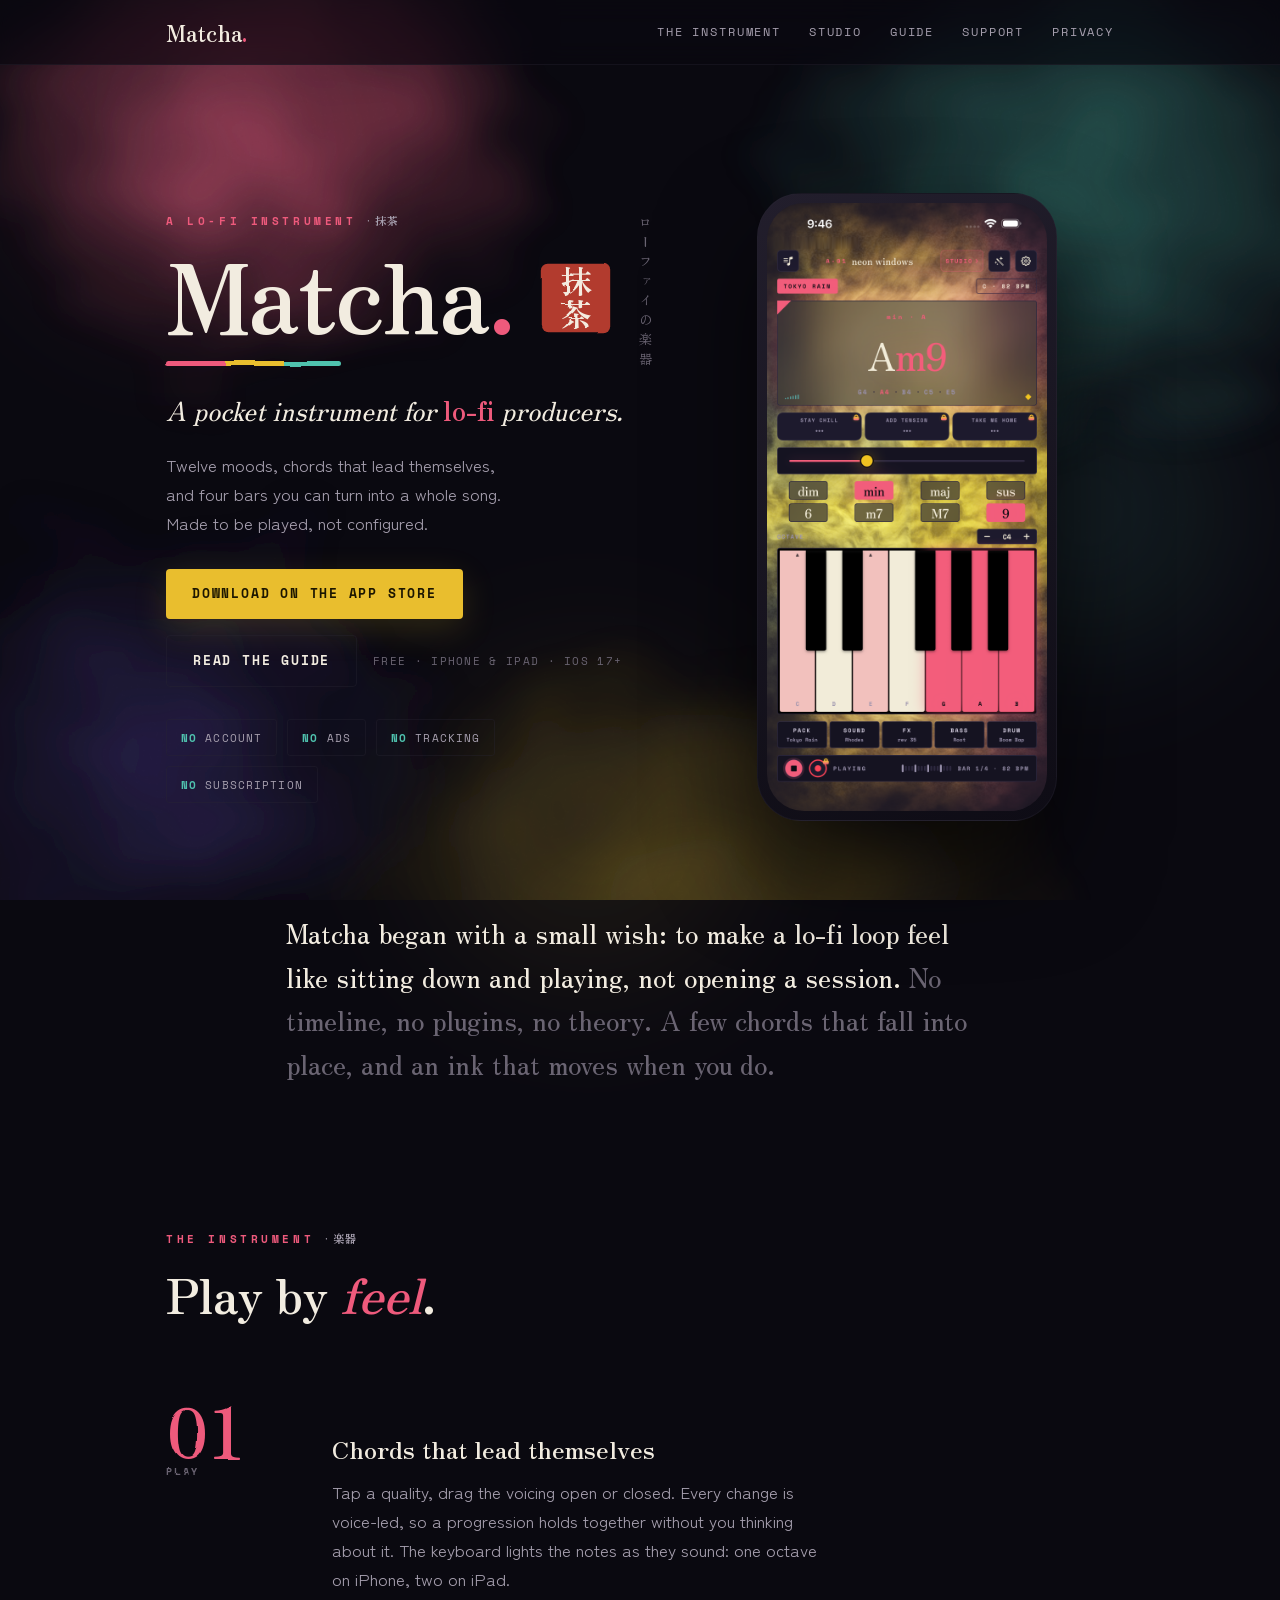
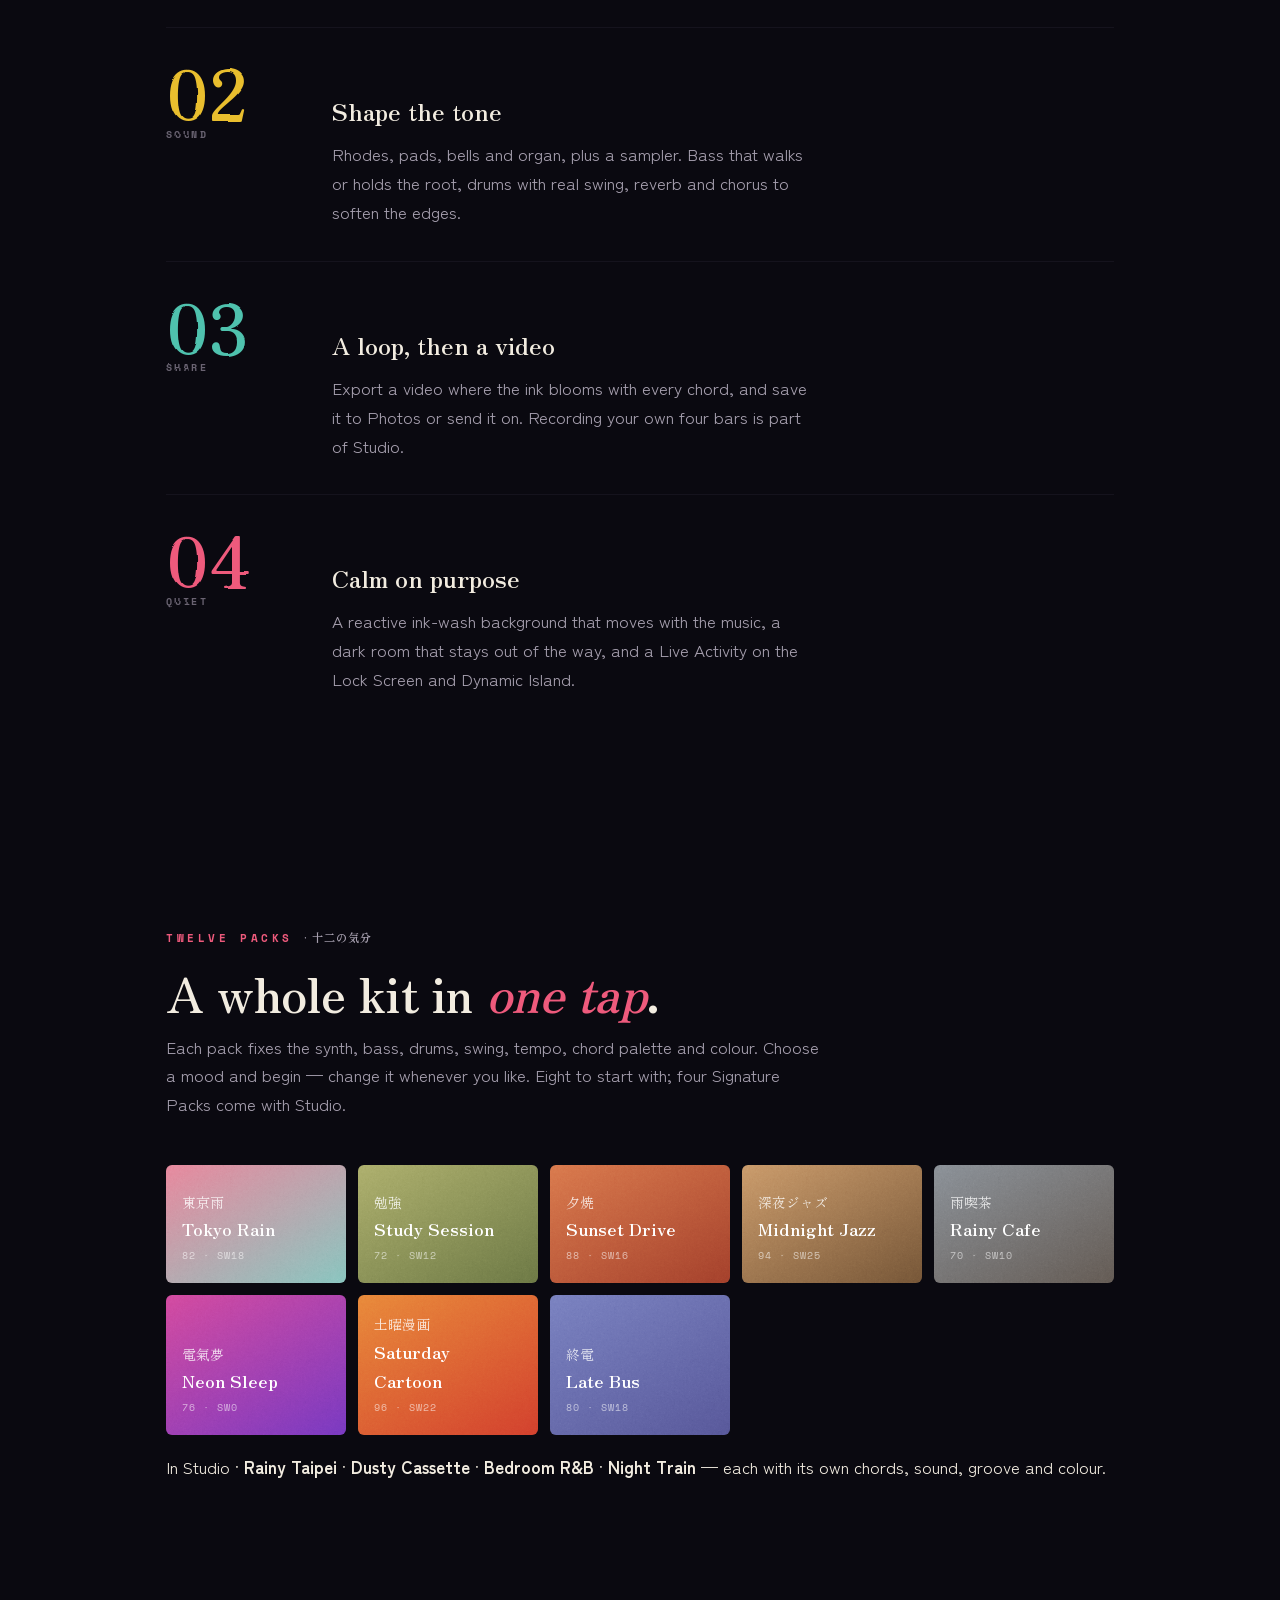
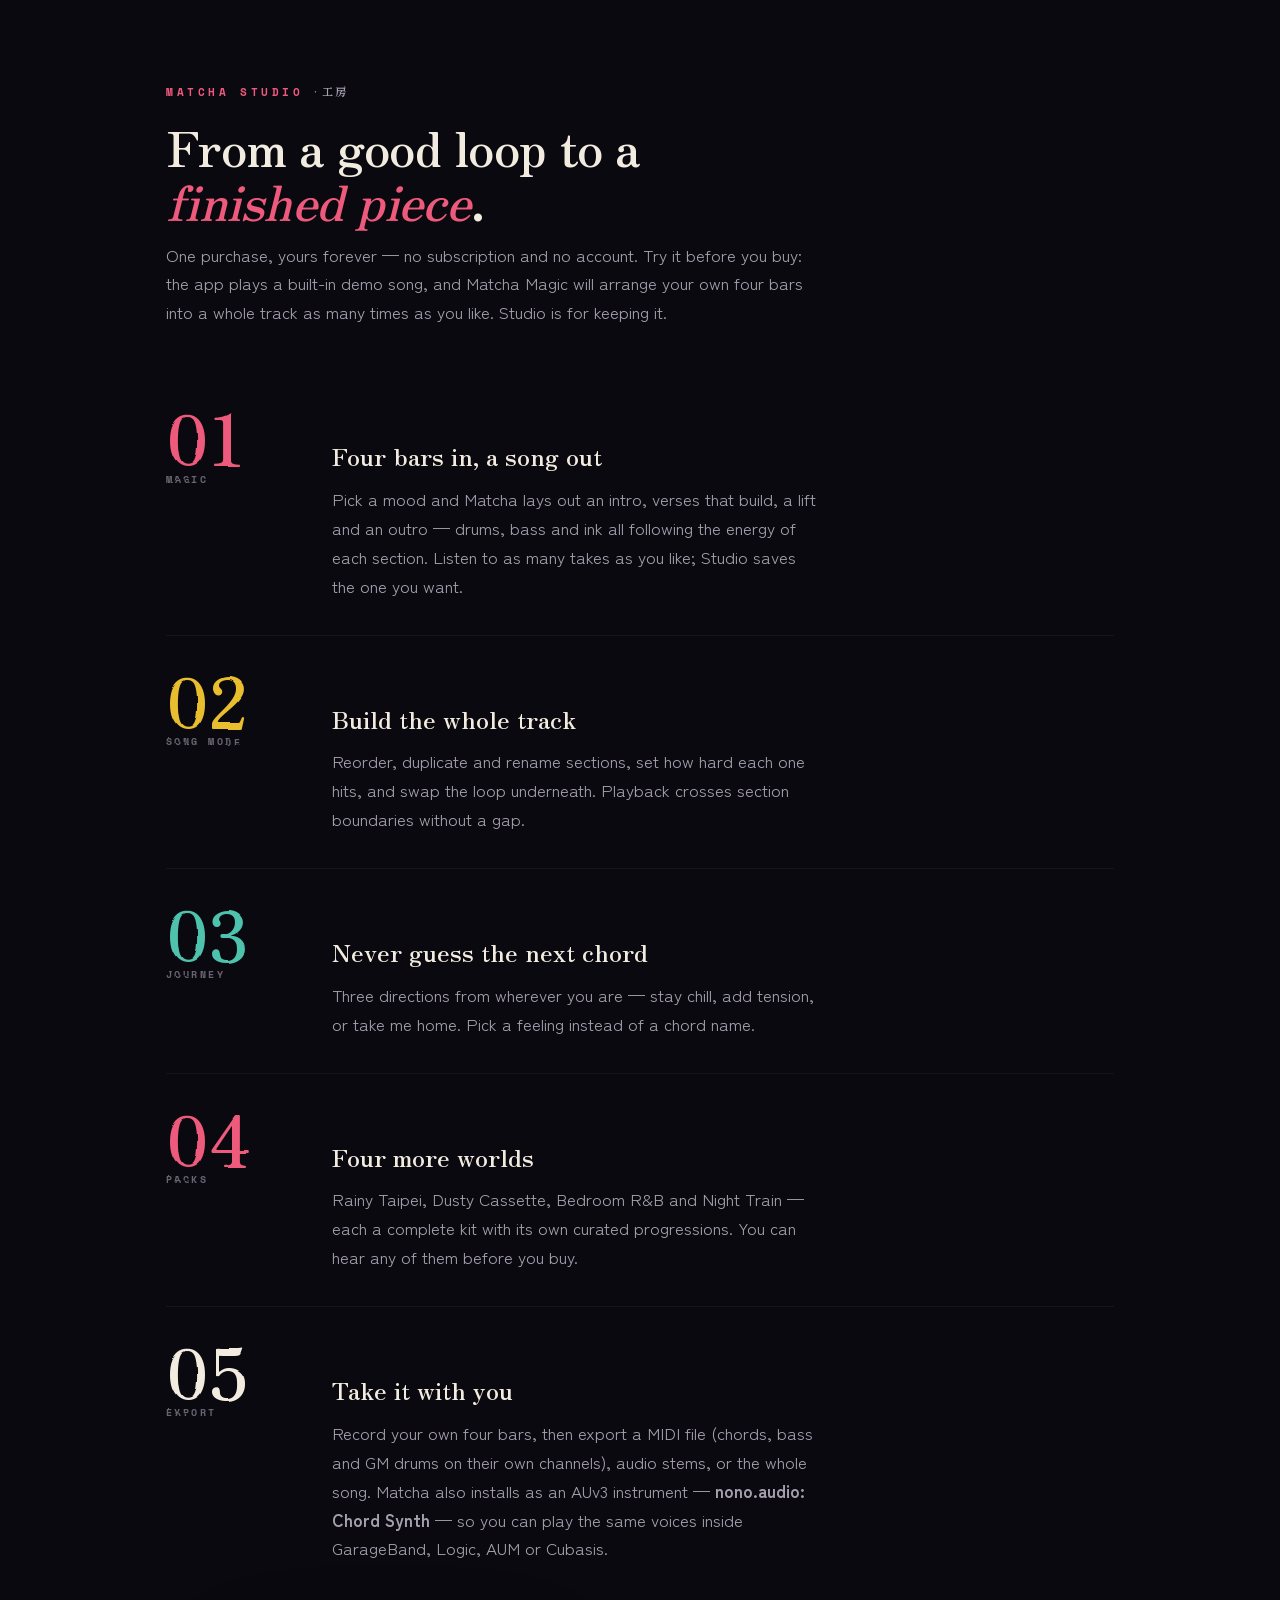
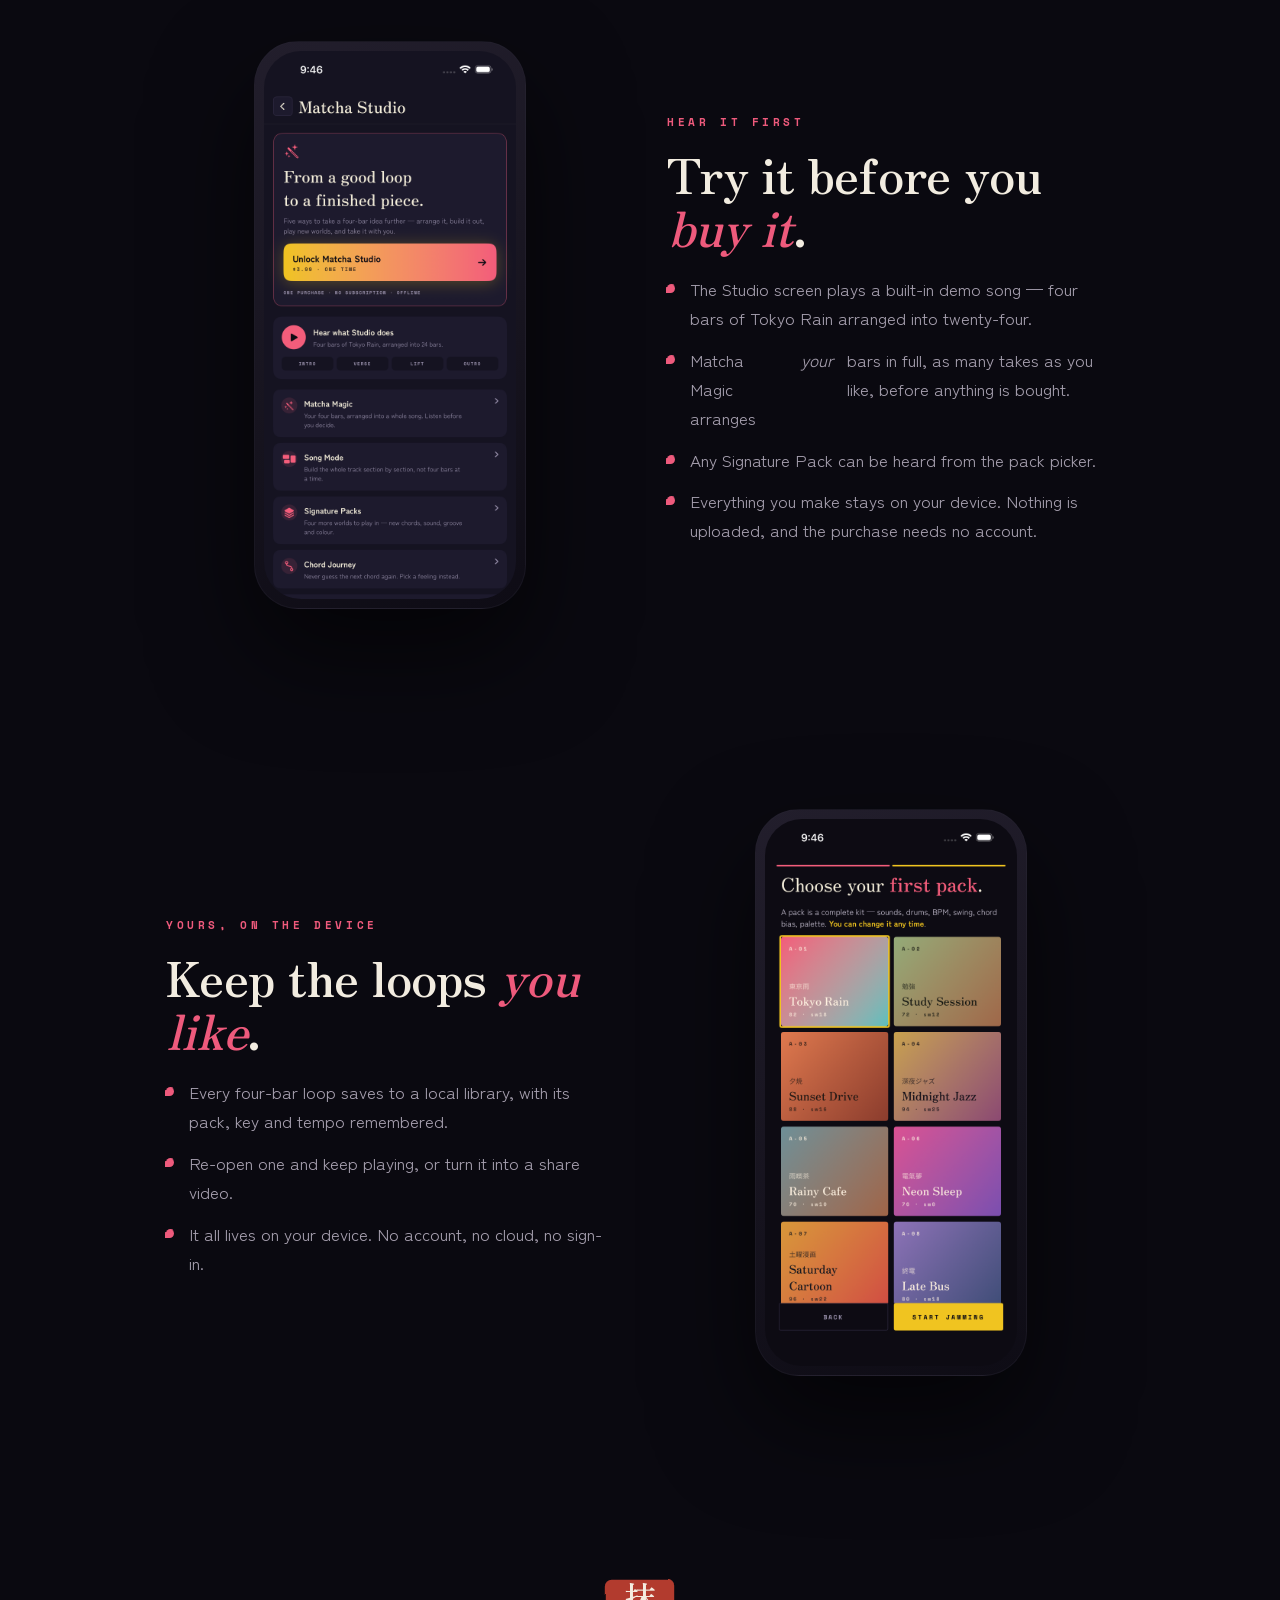
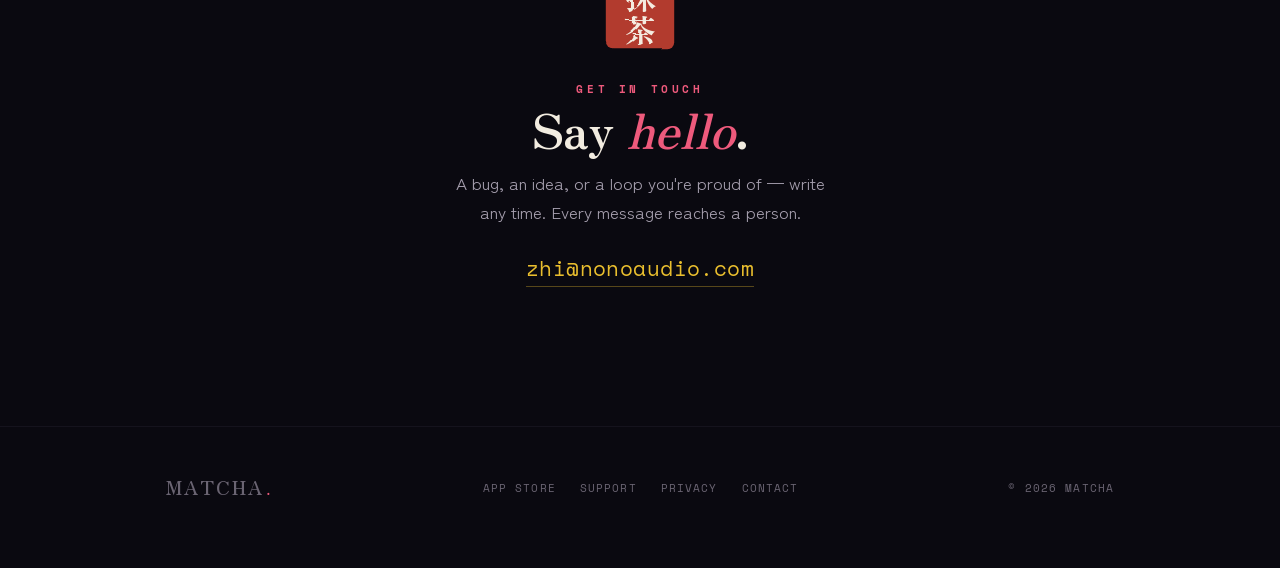
<file: index.html>
<!DOCTYPE html>
<html lang="en">
<head>
<meta charset="UTF-8">
<meta name="viewport" content="width=device-width, initial-scale=1">
<title>Matcha — a pocket instrument for lo-fi</title>
<meta name="description" content="Matcha is a pocket instrument for lo-fi. Tap chords that lead themselves, shape the sound, and turn four bars into a whole song — in a calm, ink-washed space. No music theory required.">
<meta name="theme-color" content="#0A0910">
<meta name="apple-itunes-app" content="app-id=6786523067">
<link rel="icon" href="assets/favicon.svg" type="image/svg+xml">
<link rel="apple-touch-icon" href="assets/icon-1024.png">
<meta property="og:type" content="website">
<meta property="og:title" content="Matcha — a pocket instrument for lo-fi">
<meta property="og:description" content="Tap a chord, drag the voicing, turn four bars into a whole song. Lo-fi that sounds good — no music theory required.">
<meta property="og:image" content="https://nono-today.github.io/matcha/assets/og.png">
<meta property="og:url" content="https://nono-today.github.io/matcha/">
<meta name="twitter:card" content="summary_large_image">
<link rel="preconnect" href="https://fonts.googleapis.com">
<link rel="preconnect" href="https://fonts.gstatic.com" crossorigin>
<link href="https://fonts.googleapis.com/css2?family=Space+Mono:ital,wght@0,400;0,700;1,400&family=Zen+Kaku+Gothic+New:wght@400;500;700&family=Zen+Old+Mincho:wght@400;600;700;900&display=swap" rel="stylesheet">
<link rel="stylesheet" href="style.css">
</head>
<body>

<!-- ink-wash canvas -->
<svg class="ink-bg" viewBox="0 0 1200 900" preserveAspectRatio="xMidYMid slice" aria-hidden="true">
  <defs>
    <filter id="ink" x="-40%" y="-40%" width="180%" height="180%">
      <feTurbulence type="fractalNoise" baseFrequency="0.009 0.013" numOctaves="3" seed="9" result="n"/>
      <feDisplacementMap in="SourceGraphic" in2="n" scale="150" xChannelSelector="R" yChannelSelector="G"/>
      <feGaussianBlur stdDeviation="14"/>
    </filter>
    <filter id="brush" x="-20%" y="-60%" width="140%" height="220%">
      <feTurbulence type="fractalNoise" baseFrequency="0.02 0.04" numOctaves="2" seed="4" result="n"/>
      <feDisplacementMap in="SourceGraphic" in2="n" scale="3.5" xChannelSelector="R" yChannelSelector="G"/>
    </filter>
    <radialGradient id="b-coral"><stop offset="0%" stop-color="#EE5A7C" stop-opacity=".55"/><stop offset="72%" stop-color="#EE5A7C" stop-opacity="0"/></radialGradient>
    <radialGradient id="b-teal"><stop offset="0%" stop-color="#4FC2AE" stop-opacity=".40"/><stop offset="72%" stop-color="#4FC2AE" stop-opacity="0"/></radialGradient>
    <radialGradient id="b-yellow"><stop offset="0%" stop-color="#E9BE2E" stop-opacity=".28"/><stop offset="72%" stop-color="#E9BE2E" stop-opacity="0"/></radialGradient>
    <radialGradient id="b-indigo"><stop offset="0%" stop-color="#3A2E6E" stop-opacity=".55"/><stop offset="72%" stop-color="#3A2E6E" stop-opacity="0"/></radialGradient>
  </defs>
  <g filter="url(#ink)">
    <ellipse cx="250" cy="150" rx="380" ry="320" fill="url(#b-coral)"/>
    <ellipse cx="1010" cy="205" rx="400" ry="340" fill="url(#b-teal)"/>
    <ellipse cx="660" cy="880" rx="470" ry="330" fill="url(#b-yellow)"/>
    <ellipse cx="150" cy="740" rx="340" ry="320" fill="url(#b-indigo)"/>
  </g>
</svg>
<div class="bloom b1"></div><div class="bloom b2"></div><div class="bloom b3"></div>
<div class="grain"></div>

<header class="nav">
  <div class="wrap">
    <a class="brand" href="index.html">Matcha<span class="dot">.</span></a>
    <nav>
      <a class="hide-sm" href="#features">The instrument</a>
      <a class="hide-sm" href="#studio">Studio</a>
      <a href="guide.html">Guide</a>
      <a href="support.html">Support</a>
      <a href="privacy.html">Privacy</a>
    </nav>
  </div>
</header>

<!-- HERO -->
<div class="hero">
  <div class="wrap">
    <div class="lede">
      <span class="vrail">ローファイの楽器</span>
      <span class="eyebrow">A lo-fi instrument <span class="jp">· 抹茶</span></span>
      <div class="titlewrap">
        <h1>Matcha<span class="dot">.</span></h1>
        <svg class="seal" viewBox="0 0 100 100" role="img" aria-label="Matcha seal">
          <rect x="5" y="5" width="90" height="90" rx="9"/>
          <text x="50" y="45" font-size="42" text-anchor="middle">抹</text>
          <text x="50" y="88" font-size="42" text-anchor="middle">茶</text>
        </svg>
      </div>
      <div class="rule"></div>
      <p class="tagline">A pocket instrument for <b>lo-fi</b> producers.</p>
      <p class="sub">Twelve moods, chords that lead themselves, and four bars you can turn into a whole song. Made to be played, not configured.</p>
      <div class="cta-row">
        <a class="btn btn-primary" href="https://apps.apple.com/app/id6786523067">Download on the App&nbsp;Store</a>
        <a class="btn btn-ghost" href="guide.html">Read the guide</a>
        <span class="store-note">Free · iPhone &amp; iPad · iOS&nbsp;17+</span>
      </div>
      <div class="chips">
        <span class="chip"><b>No</b>&nbsp;account</span>
        <span class="chip"><b>No</b>&nbsp;ads</span>
        <span class="chip"><b>No</b>&nbsp;tracking</span>
        <span class="chip"><b>No</b>&nbsp;subscription</span>
      </div>
    </div>
    <div class="device">
      <img src="assets/screen-play.png" alt="Matcha's playing screen — an Am9 chord above a lit keyboard, ink blooming behind it" loading="eager">
    </div>
  </div>
</div>

<!-- MANIFESTO -->
<div class="manifesto">
  <div class="wrap">
    <p>Matcha began with a small wish: to make a lo-fi loop feel like sitting down and playing, not opening a session. <span class="dim">No timeline, no plugins, no theory. A few chords that fall into place, and an ink that moves when you do.</span></p>
  </div>
</div>

<!-- FEATURES -->
<section id="features">
  <div class="wrap">
    <div class="section-head">
      <span class="eyebrow">The instrument <span class="jp">· 楽器</span></span>
      <h2 class="title">Play by <em>feel</em>.</h2>
    </div>

    <div class="feature">
      <div class="num">01<span class="en">Play</span></div>
      <div>
        <h3>Chords that lead themselves</h3>
        <p>Tap a quality, drag the voicing open or closed. Every change is voice-led, so a progression holds together without you thinking about it. The keyboard lights the notes as they sound: one octave on iPhone, two on iPad.</p>
      </div>
    </div>
    <div class="feature">
      <div class="num">02<span class="en">Sound</span></div>
      <div>
        <h3>Shape the tone</h3>
        <p>Rhodes, pads, bells and organ, plus a sampler. Bass that walks or holds the root, drums with real swing, reverb and chorus to soften the edges.</p>
      </div>
    </div>
    <div class="feature">
      <div class="num">03<span class="en">Share</span></div>
      <div>
        <h3>A loop, then a video</h3>
        <p>Export a video where the ink blooms with every chord, and save it to Photos or send it on. Recording your own four bars is part of <a href="#studio">Studio</a>.</p>
      </div>
    </div>
    <div class="feature">
      <div class="num">04<span class="en">Quiet</span></div>
      <div>
        <h3>Calm on purpose</h3>
        <p>A reactive ink-wash background that moves with the music, a dark room that stays out of the way, and a Live Activity on the Lock Screen and Dynamic Island.</p>
      </div>
    </div>
  </div>
</section>

<!-- PACKS -->
<section id="packs">
  <div class="wrap">
    <div class="section-head">
      <span class="eyebrow">Twelve packs <span class="jp">· 十二の気分</span></span>
      <h2 class="title">A whole kit in <em>one tap</em>.</h2>
      <p>Each pack fixes the synth, bass, drums, swing, tempo, chord palette and colour. Choose a mood and begin — change it whenever you like. Eight to start with; four Signature Packs come with <a href="#studio">Studio</a>.</p>
    </div>
    <div class="packs">
      <div class="pack" style="background:linear-gradient(150deg,#E8899E,#8AC6C0)"><span class="jp">東京雨</span><span class="en">Tokyo Rain</span><span class="meta">82 · SW18</span></div>
      <div class="pack" style="background:linear-gradient(150deg,#AEB06E,#6E7A46)"><span class="jp">勉強</span><span class="en">Study Session</span><span class="meta">72 · SW12</span></div>
      <div class="pack" style="background:linear-gradient(150deg,#DA7B4E,#A5412C)"><span class="jp">夕焼</span><span class="en">Sunset Drive</span><span class="meta">88 · SW16</span></div>
      <div class="pack" style="background:linear-gradient(150deg,#CB9C6C,#775738)"><span class="jp">深夜ジャズ</span><span class="en">Midnight Jazz</span><span class="meta">94 · SW25</span></div>
      <div class="pack" style="background:linear-gradient(150deg,#8C9299,#655C55)"><span class="jp">雨喫茶</span><span class="en">Rainy Cafe</span><span class="meta">70 · SW10</span></div>
      <div class="pack" style="background:linear-gradient(150deg,#D44BA0,#7A3AC2)"><span class="jp">電氣夢</span><span class="en">Neon Sleep</span><span class="meta">76 · SW0</span></div>
      <div class="pack" style="background:linear-gradient(150deg,#E98B3B,#D3412E)"><span class="jp">土曜漫画</span><span class="en">Saturday Cartoon</span><span class="meta">96 · SW22</span></div>
      <div class="pack" style="background:linear-gradient(150deg,#7B83C1,#59599B)"><span class="jp">終電</span><span class="en">Late Bus</span><span class="meta">80 · SW18</span></div>
    </div>
    <p class="dim" style="margin-top:18px">In Studio · <b>Rainy Taipei</b> · <b>Dusty Cassette</b> · <b>Bedroom R&amp;B</b> · <b>Night Train</b> — each with its own chords, sound, groove and colour.</p>
  </div>
</section>

<!-- STUDIO -->
<section id="studio">
  <div class="wrap">
    <div class="section-head">
      <span class="eyebrow">Matcha Studio <span class="jp">· 工房</span></span>
      <h2 class="title">From a good loop to a <em>finished piece</em>.</h2>
      <p>One purchase, yours forever — no subscription and no account. Try it before you buy: the app plays a built-in demo song, and Matcha Magic will arrange your own four bars into a whole track as many times as you like. Studio is for keeping it.</p>
    </div>

    <div class="feature">
      <div class="num">01<span class="en">Magic</span></div>
      <div>
        <h3>Four bars in, a song out</h3>
        <p>Pick a mood and Matcha lays out an intro, verses that build, a lift and an outro — drums, bass and ink all following the energy of each section. Listen to as many takes as you like; Studio saves the one you want.</p>
      </div>
    </div>
    <div class="feature">
      <div class="num">02<span class="en">Song Mode</span></div>
      <div>
        <h3>Build the whole track</h3>
        <p>Reorder, duplicate and rename sections, set how hard each one hits, and swap the loop underneath. Playback crosses section boundaries without a gap.</p>
      </div>
    </div>
    <div class="feature">
      <div class="num">03<span class="en">Journey</span></div>
      <div>
        <h3>Never guess the next chord</h3>
        <p>Three directions from wherever you are — stay chill, add tension, or take me home. Pick a feeling instead of a chord name.</p>
      </div>
    </div>
    <div class="feature">
      <div class="num">04<span class="en">Packs</span></div>
      <div>
        <h3>Four more worlds</h3>
        <p>Rainy Taipei, Dusty Cassette, Bedroom R&amp;B and Night Train — each a complete kit with its own curated progressions. You can hear any of them before you buy.</p>
      </div>
    </div>
    <div class="feature">
      <div class="num">05<span class="en">Export</span></div>
      <div>
        <h3>Take it with you</h3>
        <p>Record your own four bars, then export a MIDI file (chords, bass and GM drums on their own channels), audio stems, or the whole song. Matcha also installs as an AUv3 instrument — <b>nono.audio: Chord Synth</b> — so you can play the same voices inside GarageBand, Logic, AUM or Cubasis.</p>
      </div>
    </div>

    <div class="split" style="margin-top:44px">
      <div class="device"><img src="assets/screen-studio.png" alt="The Matcha Studio screen — a one-time unlock, a demo song to play, and the five features listed" loading="lazy"></div>
      <div>
        <span class="eyebrow">Hear it first</span>
        <h2 class="title" style="margin-top:12px">Try it before you <em>buy it</em>.</h2>
        <ul>
          <li>The Studio screen plays a built-in demo song — four bars of Tokyo Rain arranged into twenty-four.</li>
          <li>Matcha Magic arranges <em>your</em> bars in full, as many takes as you like, before anything is bought.</li>
          <li>Any Signature Pack can be heard from the pack picker.</li>
          <li>Everything you make stays on your device. Nothing is uploaded, and the purchase needs no account.</li>
        </ul>
      </div>
    </div>
  </div>
</section>

<!-- SPLIT: library -->
<section>
  <div class="wrap">
    <div class="split rev">
      <div class="device"><img src="assets/screen-packs.png" alt="Matcha's pack picker — eight mood packs as coloured tiles" loading="lazy"></div>
      <div>
        <span class="eyebrow">Yours, on the device</span>
        <h2 class="title" style="margin-top:12px">Keep the loops <em>you like</em>.</h2>
        <ul>
          <li>Every four-bar loop saves to a local library, with its pack, key and tempo remembered.</li>
          <li>Re-open one and keep playing, or turn it into a share video.</li>
          <li>It all lives on your device. No account, no cloud, no sign-in.</li>
        </ul>
      </div>
    </div>
  </div>
</section>

<!-- CONTACT -->
<section id="support">
  <div class="wrap contact">
    <svg class="seal" viewBox="0 0 100 100" role="img" aria-label="Matcha seal">
      <rect x="5" y="5" width="90" height="90" rx="9"/>
      <text x="50" y="45" font-size="42" text-anchor="middle">抹</text>
      <text x="50" y="88" font-size="42" text-anchor="middle">茶</text>
    </svg>
    <span class="eyebrow">Get in touch</span>
    <h2 class="title">Say <em>hello</em>.</h2>
    <p>A bug, an idea, or a loop you're proud of — write any time. Every message reaches a person.</p>
    <a class="mail" href="mailto:zhi@nonoaudio.com?subject=Matcha">zhi@nonoaudio.com</a>
  </div>
</section>

<footer class="foot">
  <div class="wrap">
    <span class="brand">Matcha<span class="dot">.</span></span>
    <nav>
      <a href="https://apps.apple.com/app/id6786523067">App Store</a>
      <a href="support.html">Support</a>
      <a href="privacy.html">Privacy</a>
      <a href="mailto:zhi@nonoaudio.com">Contact</a>
    </nav>
    <span>© 2026 Matcha</span>
  </div>
</footer>

</body>
</html>
</file>
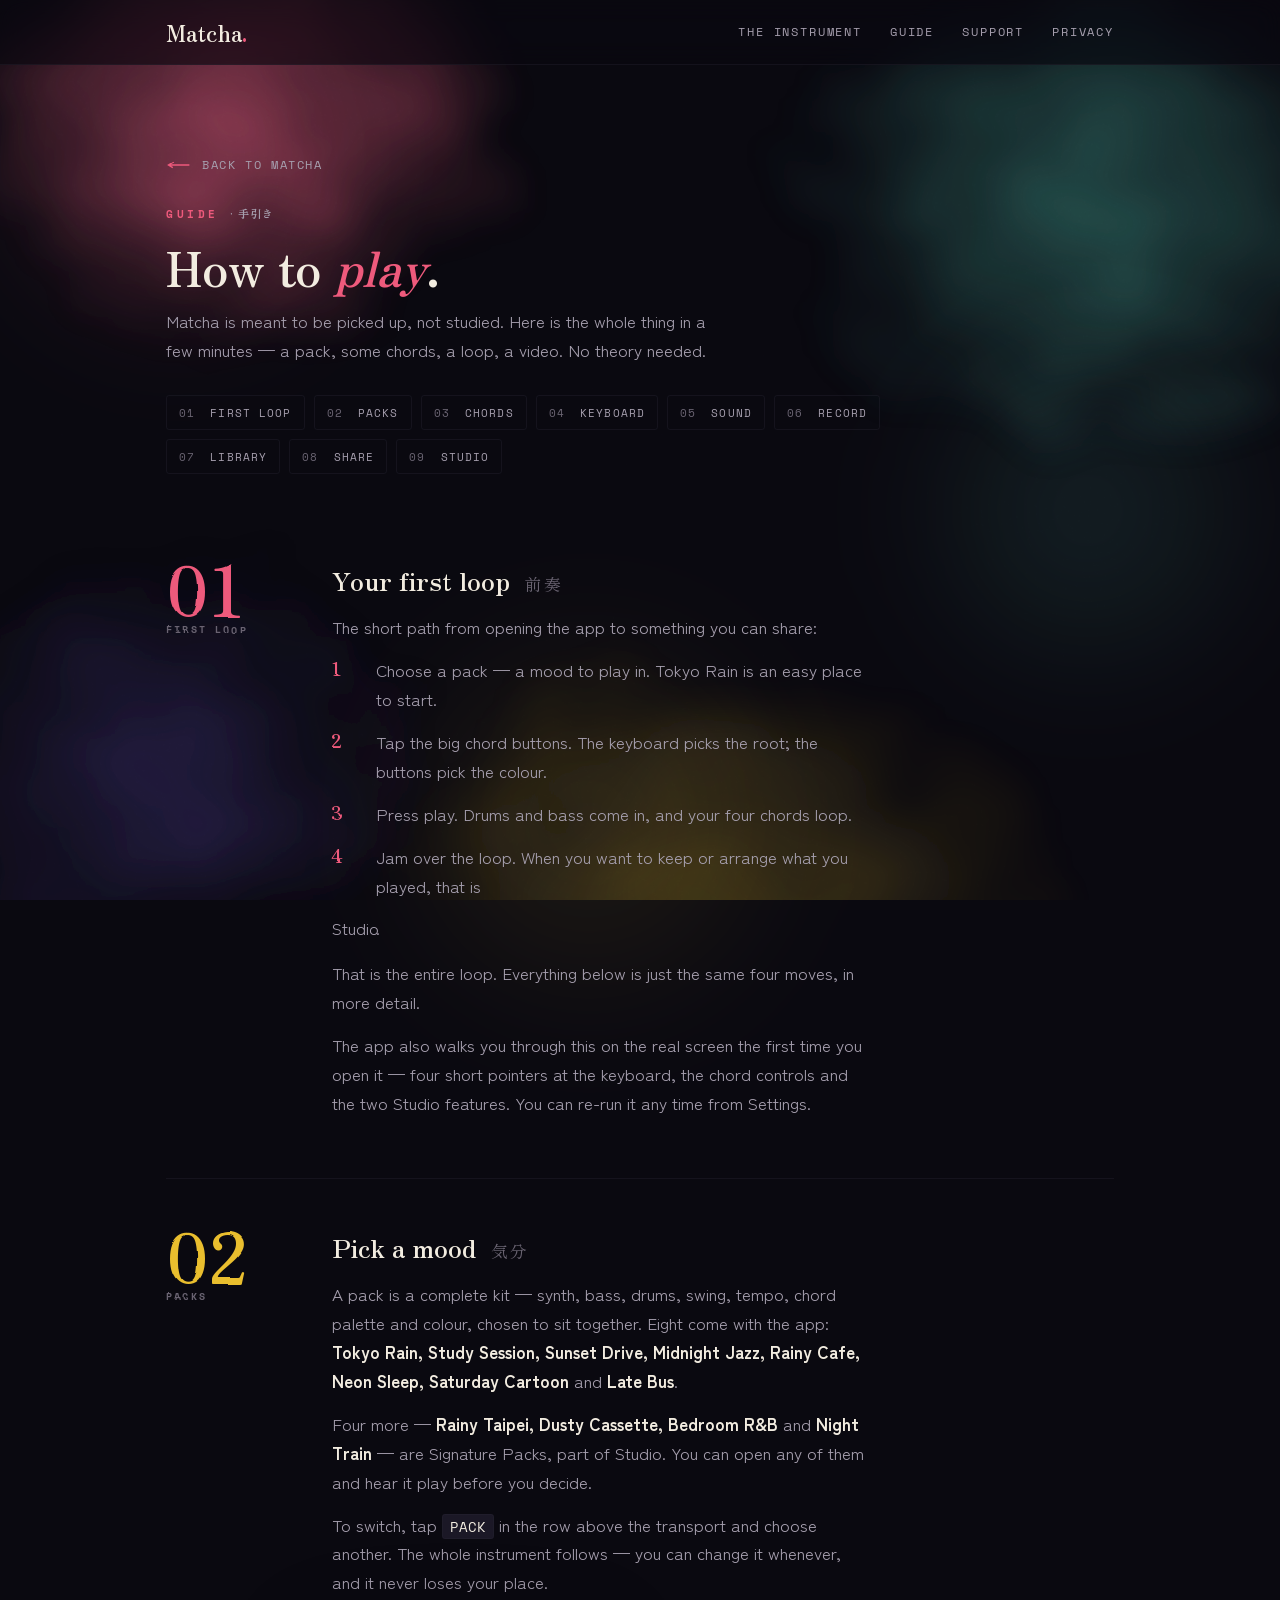
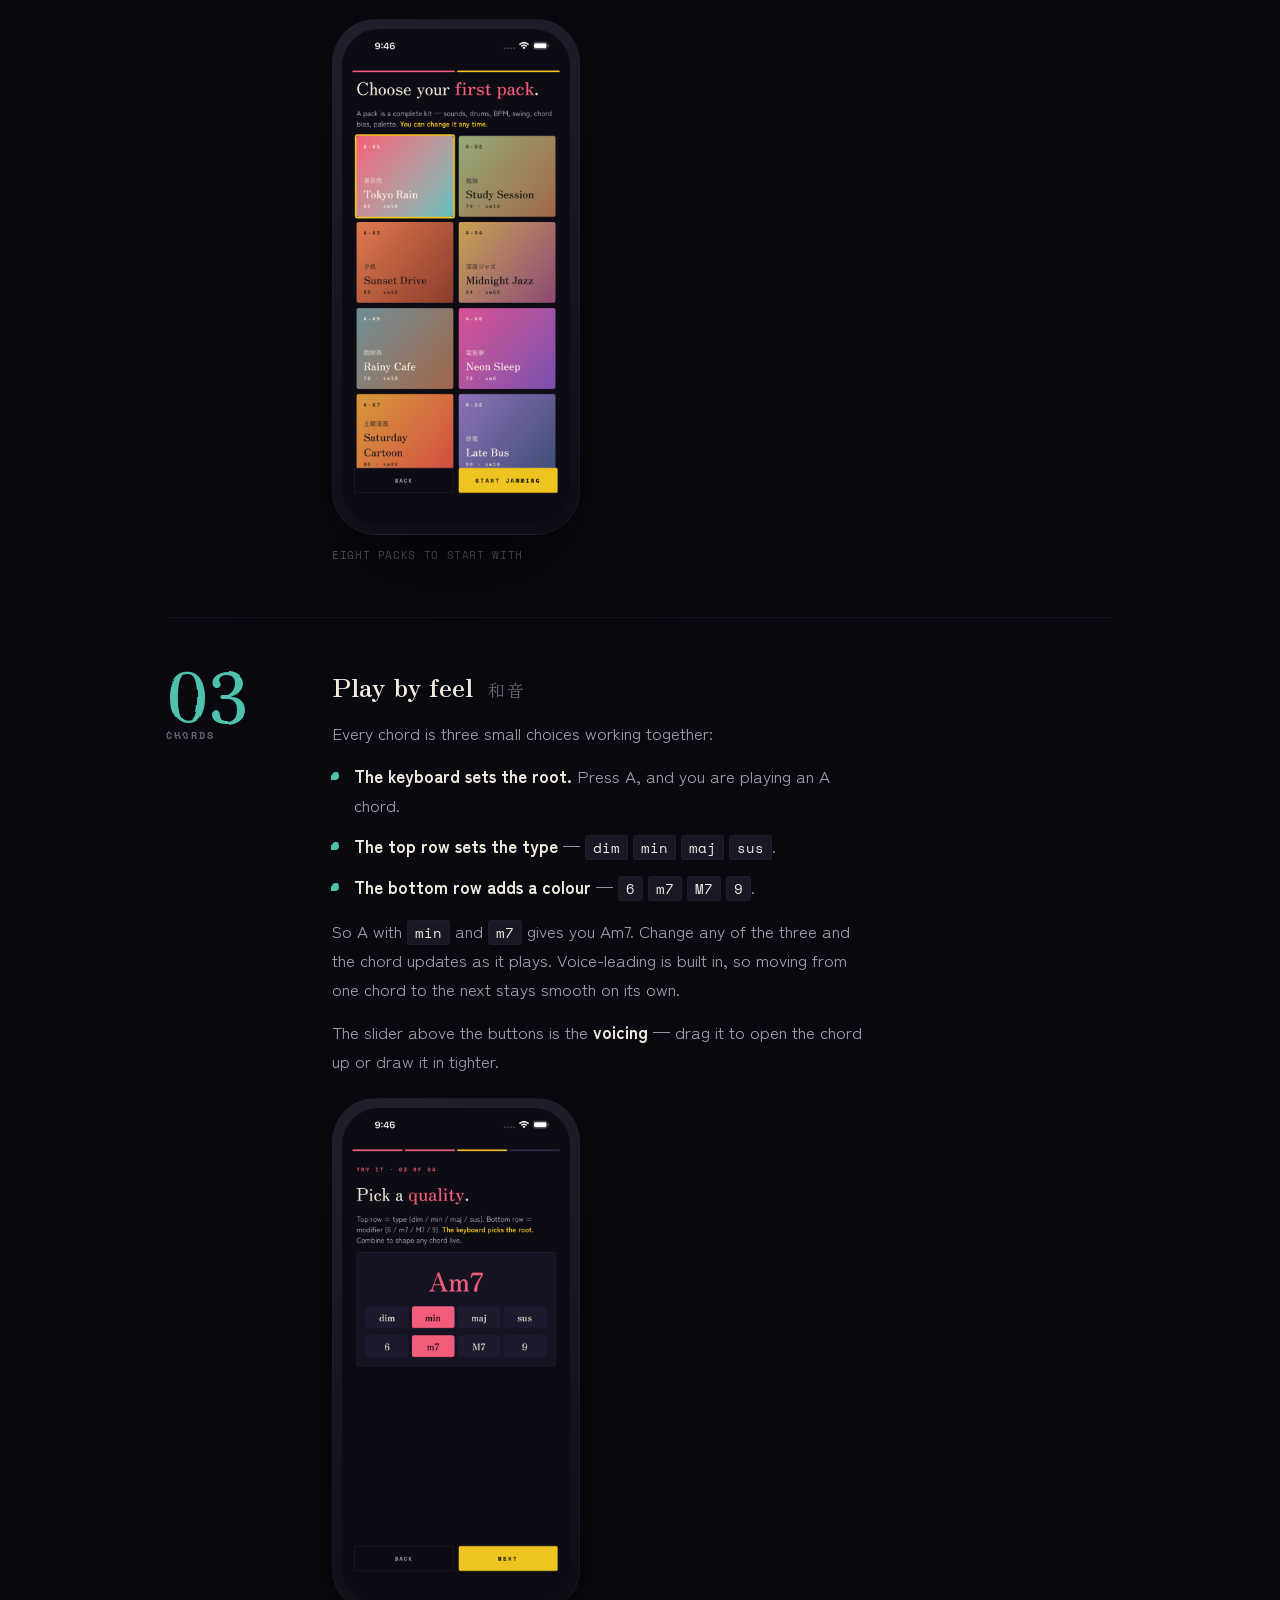
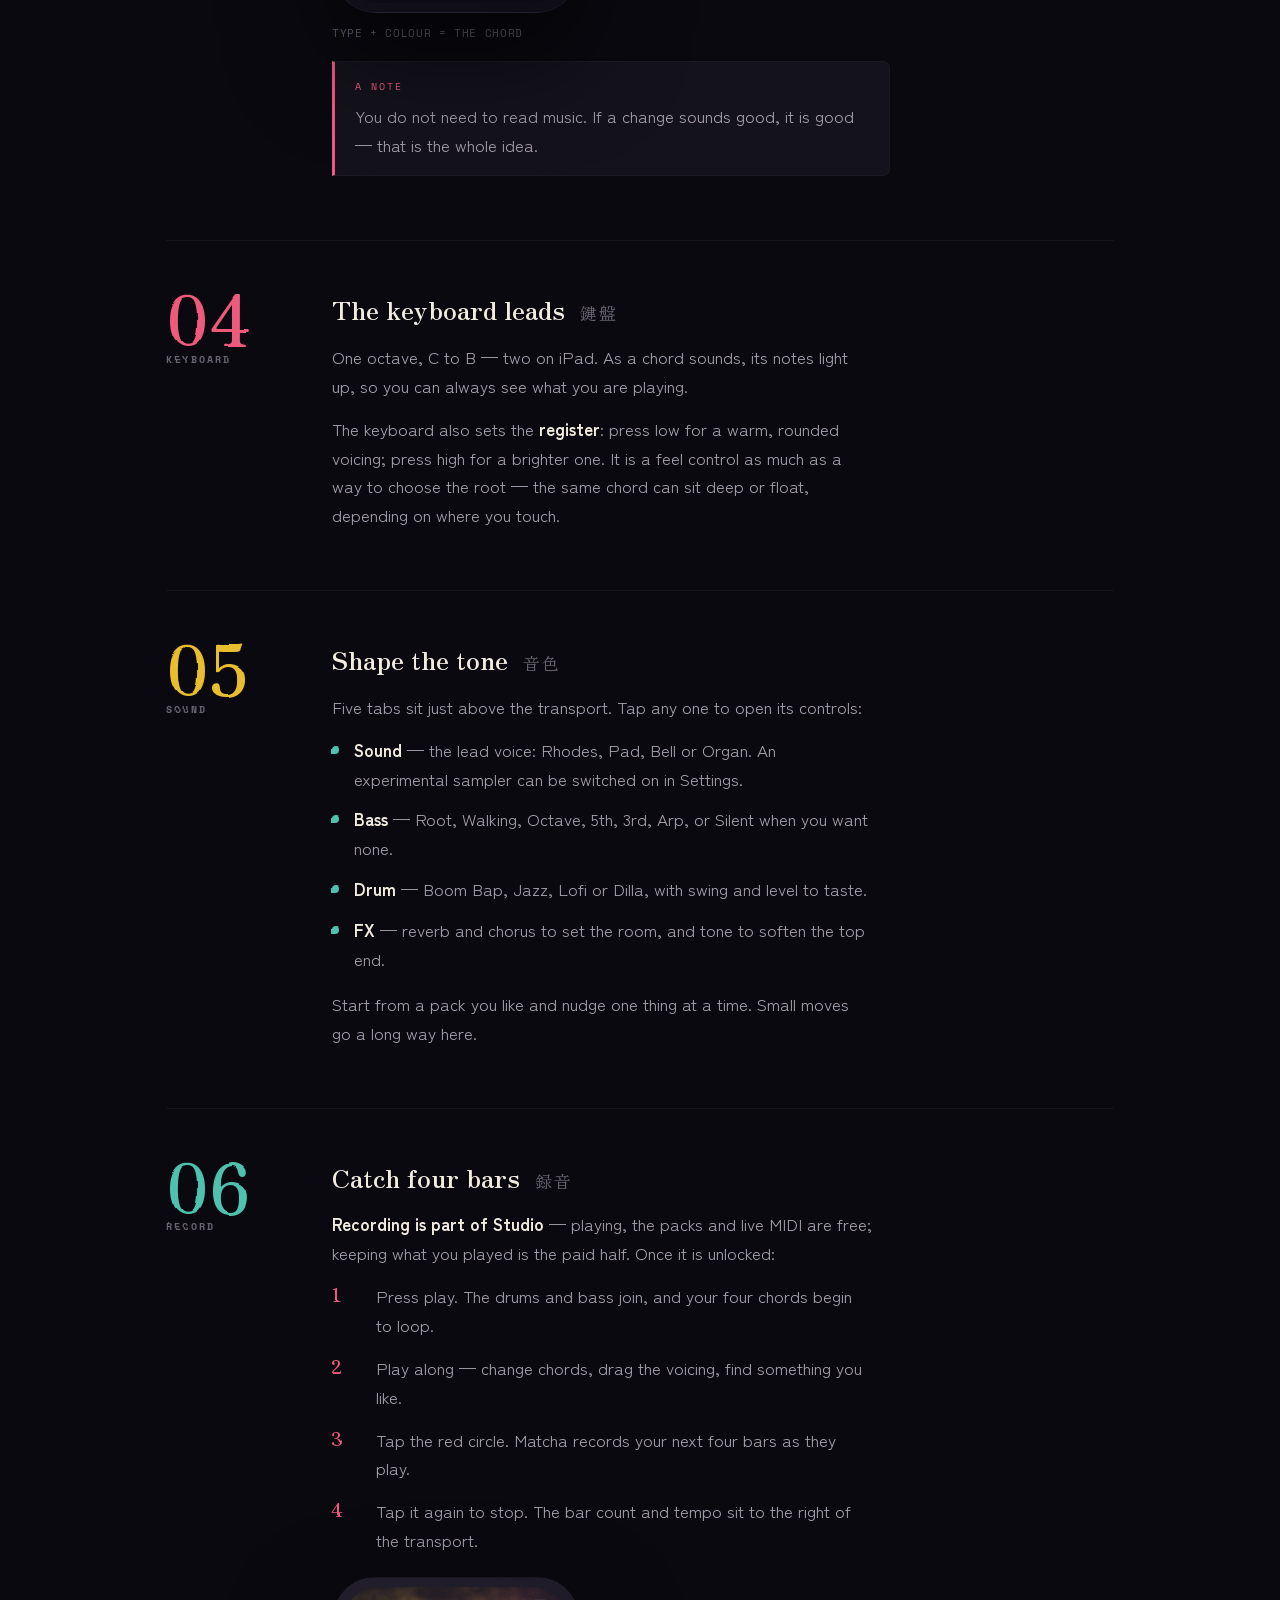
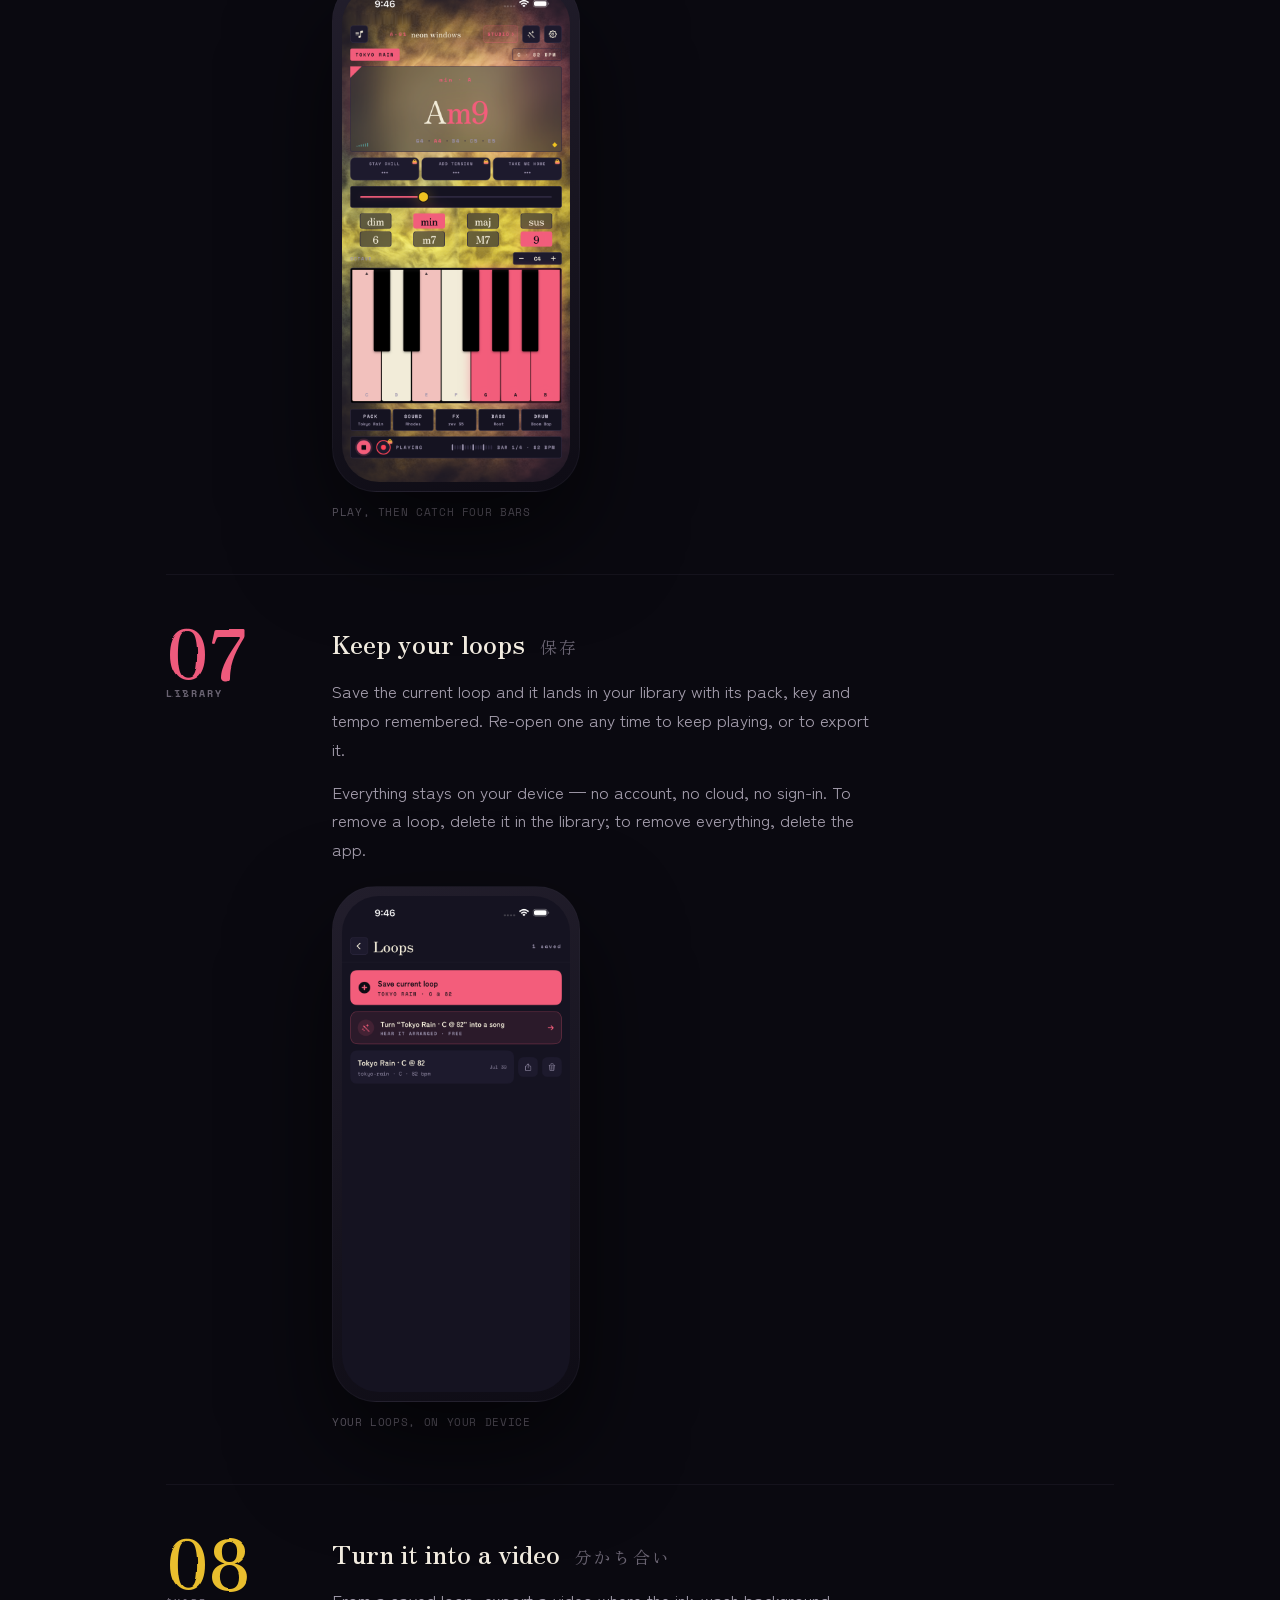
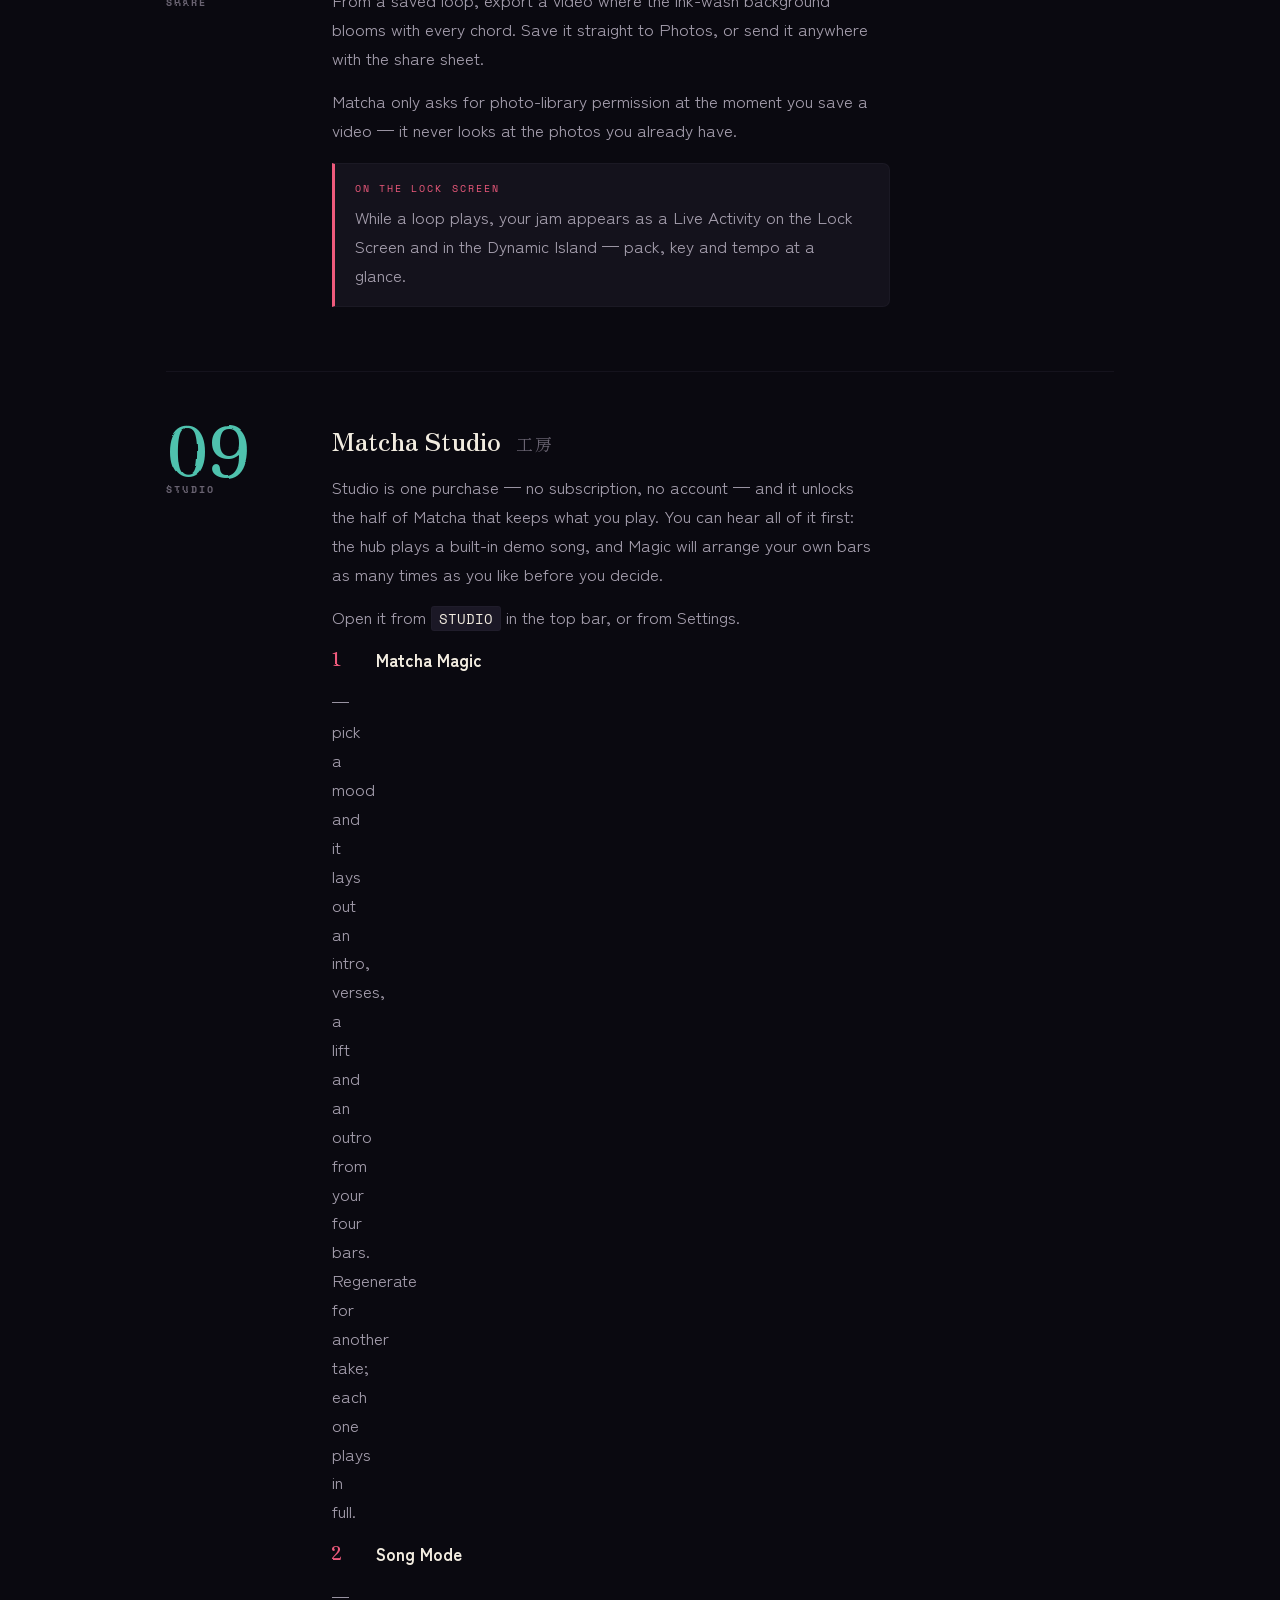
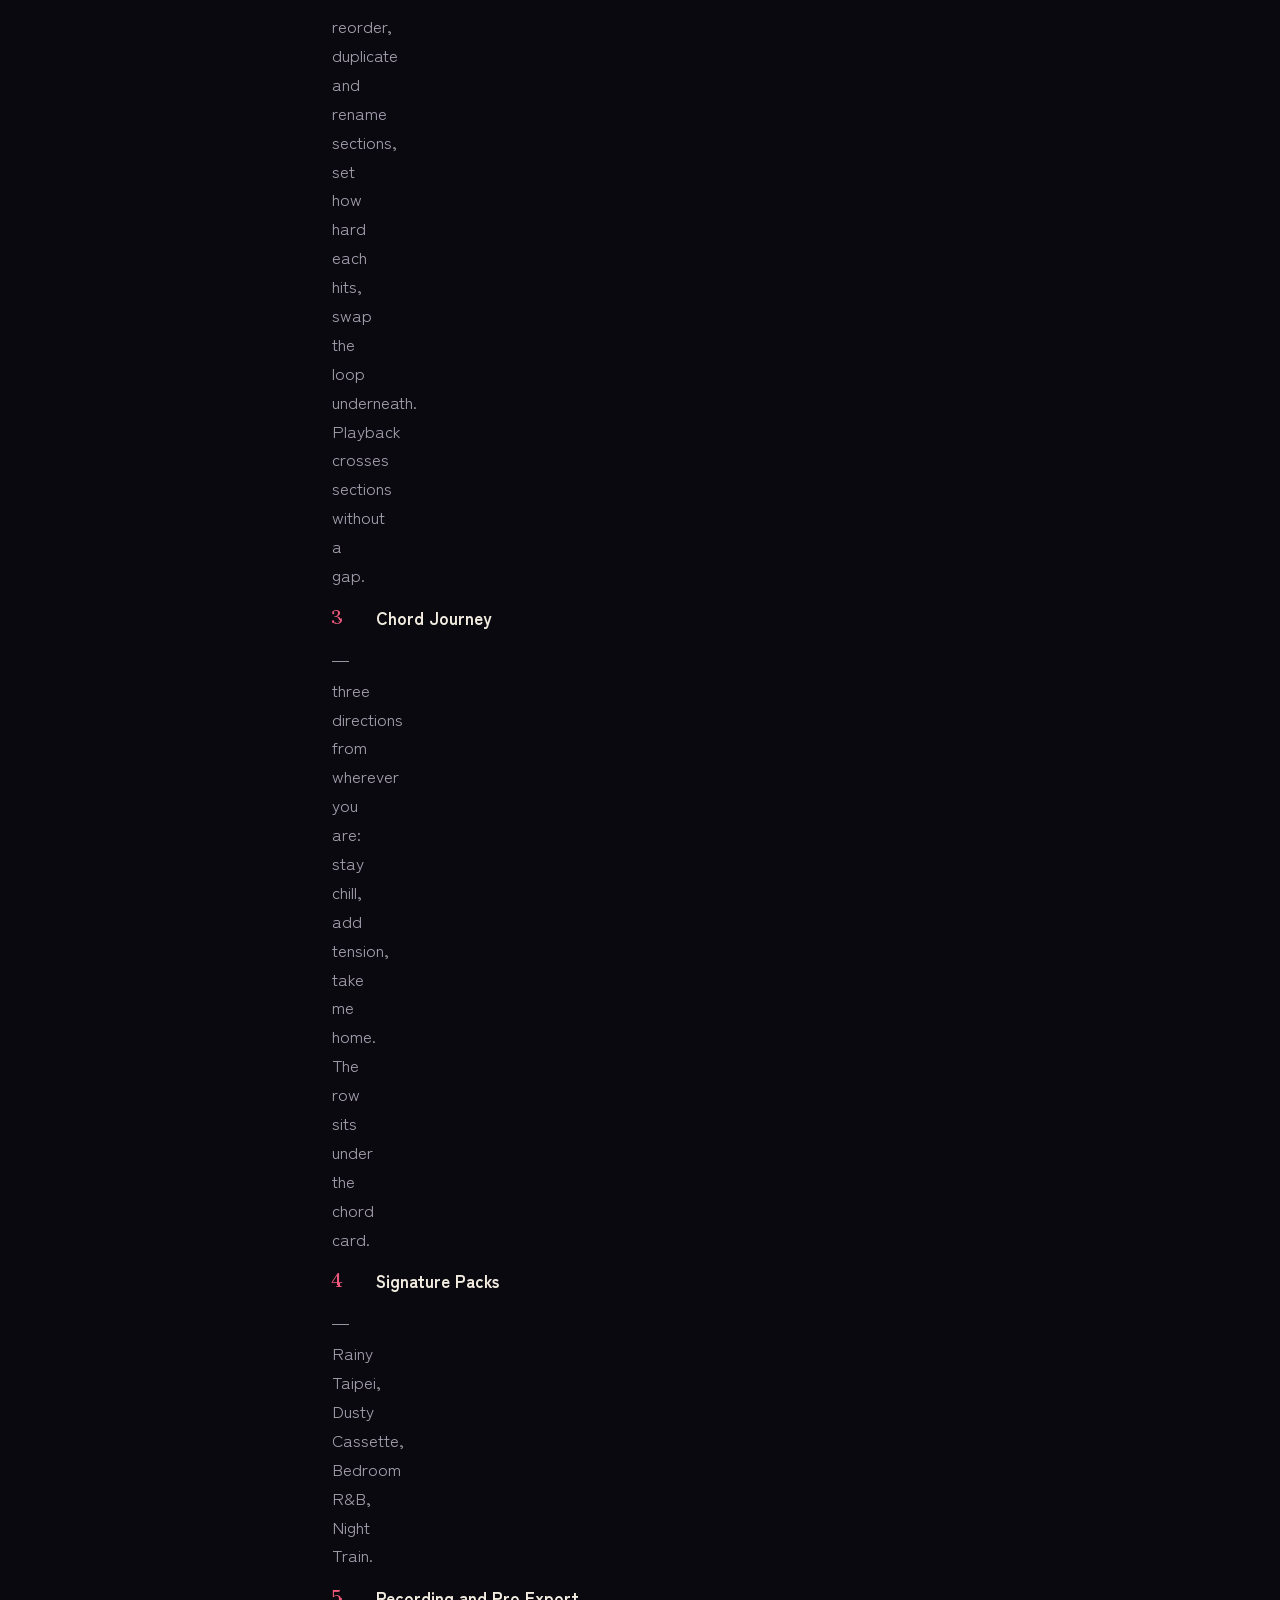
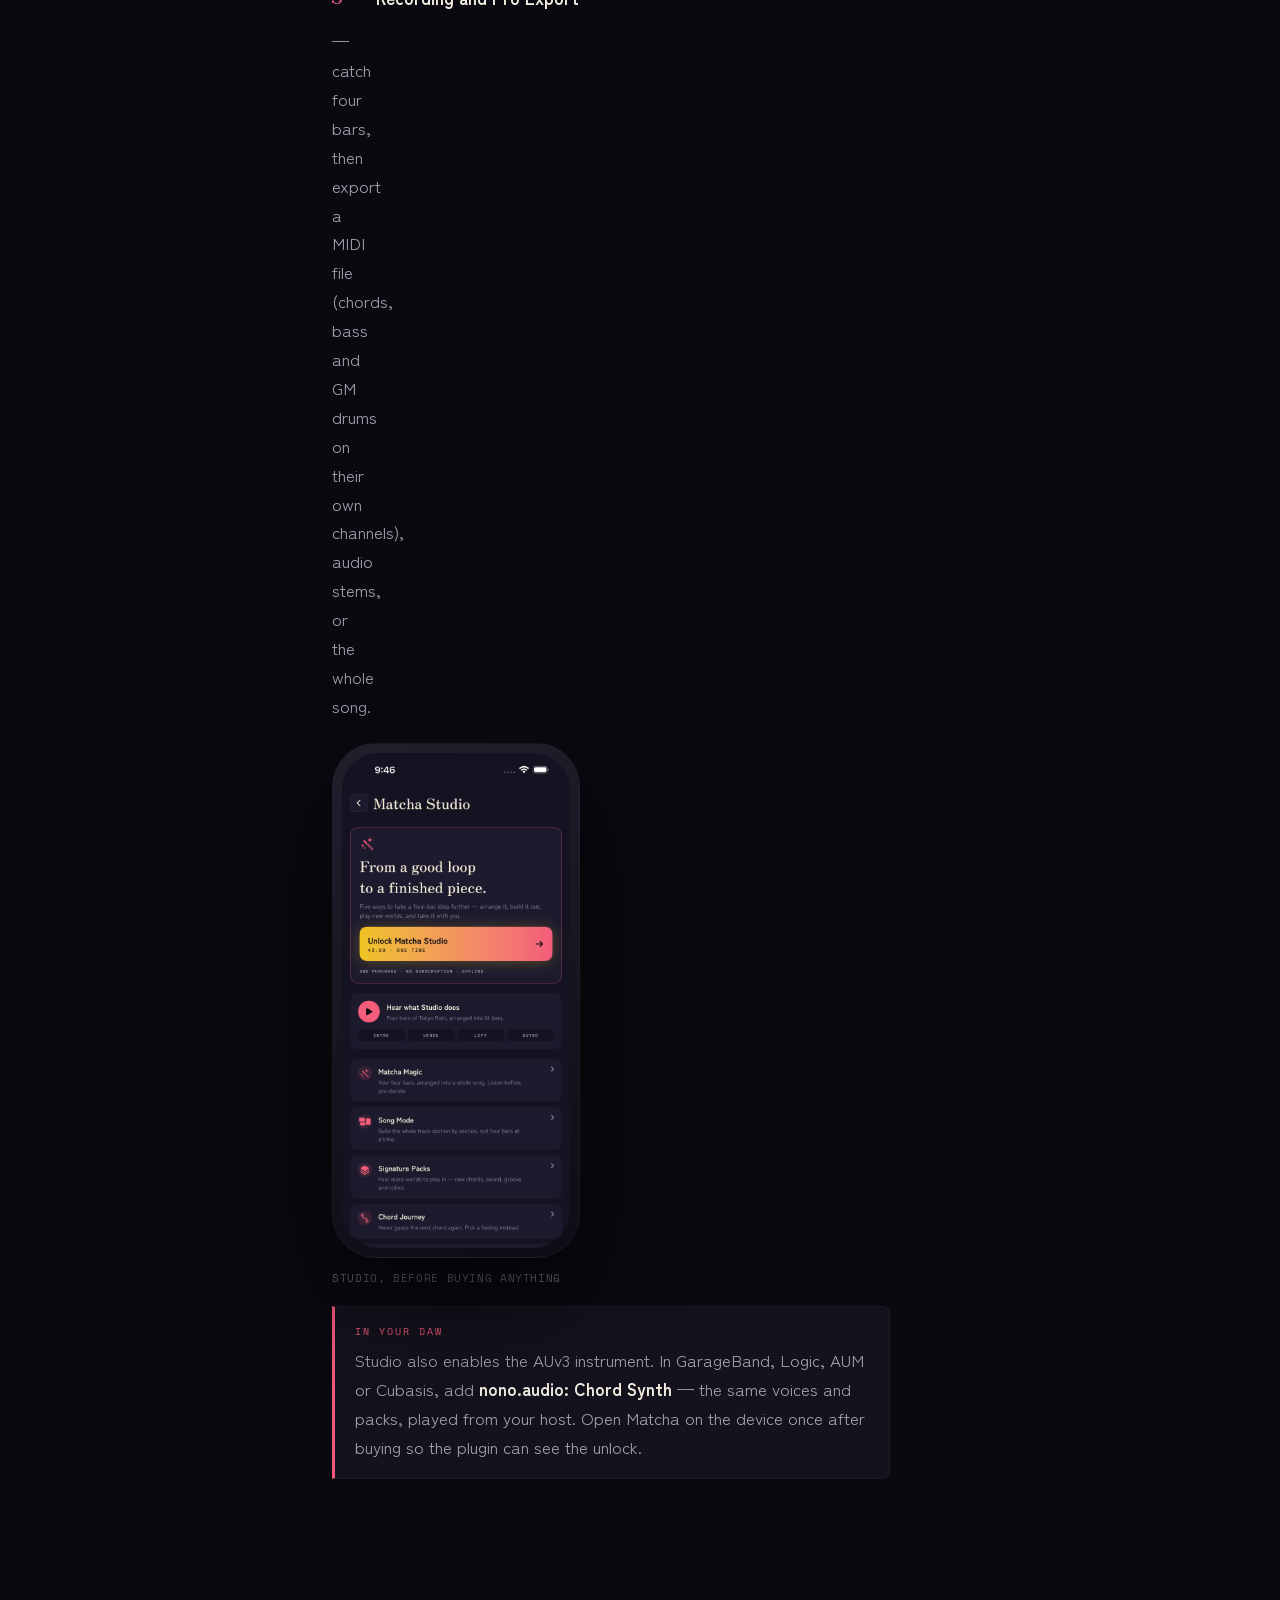
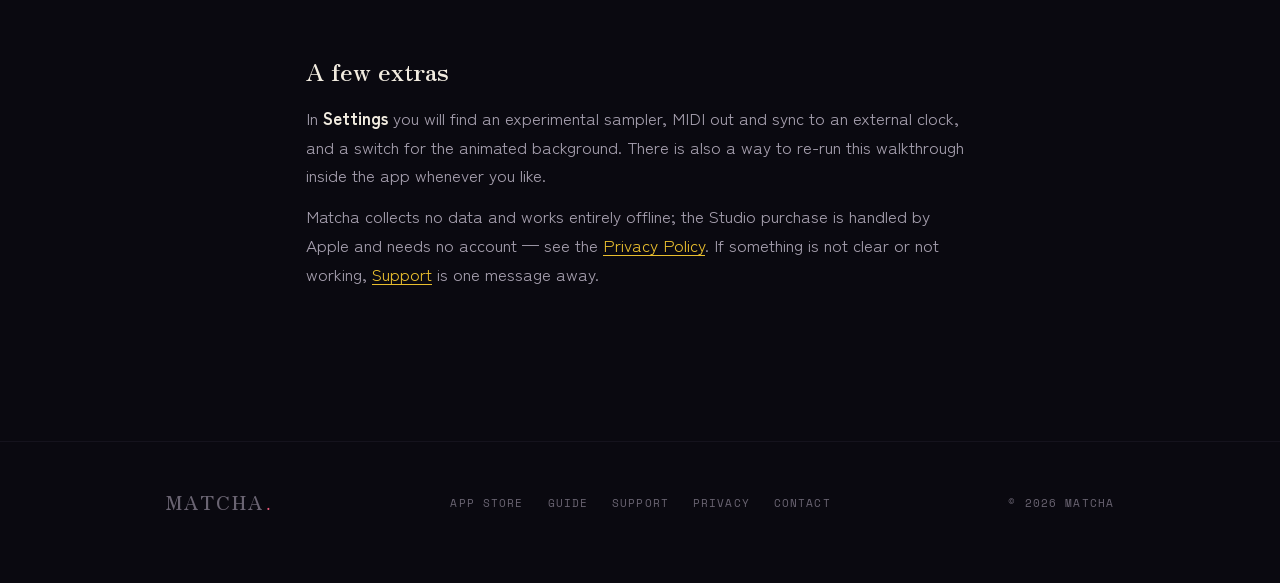
<file: guide.html>
<!DOCTYPE html>
<html lang="en">
<head>
<meta charset="UTF-8">
<meta name="viewport" content="width=device-width, initial-scale=1">
<title>Matcha — Guide</title>
<meta name="description" content="How to play Matcha: pick a pack, play chords by feel, record four bars, and turn a loop into a video.">
<meta name="theme-color" content="#0A0910">
<meta name="apple-itunes-app" content="app-id=6786523067">
<link rel="icon" href="assets/favicon.svg" type="image/svg+xml">
<link rel="apple-touch-icon" href="assets/icon-1024.png">
<meta property="og:title" content="Matcha — Guide">
<meta property="og:description" content="How to play Matcha — pick a pack, play by feel, record four bars, share a video.">
<meta property="og:image" content="https://nono-today.github.io/matcha/assets/og.png">
<meta property="og:url" content="https://nono-today.github.io/matcha/guide.html">
<link rel="preconnect" href="https://fonts.googleapis.com">
<link rel="preconnect" href="https://fonts.gstatic.com" crossorigin>
<link href="https://fonts.googleapis.com/css2?family=Space+Mono:ital,wght@0,400;0,700;1,400&family=Zen+Kaku+Gothic+New:wght@400;500;700&family=Zen+Old+Mincho:wght@400;600;700;900&display=swap" rel="stylesheet">
<link rel="stylesheet" href="style.css">
</head>
<body>

<!-- ink-wash canvas -->
<svg class="ink-bg" viewBox="0 0 1200 900" preserveAspectRatio="xMidYMid slice" aria-hidden="true">
  <defs>
    <filter id="ink" x="-40%" y="-40%" width="180%" height="180%">
      <feTurbulence type="fractalNoise" baseFrequency="0.009 0.013" numOctaves="3" seed="9" result="n"/>
      <feDisplacementMap in="SourceGraphic" in2="n" scale="150" xChannelSelector="R" yChannelSelector="G"/>
      <feGaussianBlur stdDeviation="14"/>
    </filter>
    <filter id="brush" x="-20%" y="-60%" width="140%" height="220%">
      <feTurbulence type="fractalNoise" baseFrequency="0.02 0.04" numOctaves="2" seed="4" result="n"/>
      <feDisplacementMap in="SourceGraphic" in2="n" scale="3.5" xChannelSelector="R" yChannelSelector="G"/>
    </filter>
    <radialGradient id="b-coral"><stop offset="0%" stop-color="#EE5A7C" stop-opacity=".5"/><stop offset="72%" stop-color="#EE5A7C" stop-opacity="0"/></radialGradient>
    <radialGradient id="b-teal"><stop offset="0%" stop-color="#4FC2AE" stop-opacity=".38"/><stop offset="72%" stop-color="#4FC2AE" stop-opacity="0"/></radialGradient>
    <radialGradient id="b-yellow"><stop offset="0%" stop-color="#E9BE2E" stop-opacity=".24"/><stop offset="72%" stop-color="#E9BE2E" stop-opacity="0"/></radialGradient>
    <radialGradient id="b-indigo"><stop offset="0%" stop-color="#3A2E6E" stop-opacity=".5"/><stop offset="72%" stop-color="#3A2E6E" stop-opacity="0"/></radialGradient>
  </defs>
  <g filter="url(#ink)">
    <ellipse cx="230" cy="140" rx="360" ry="300" fill="url(#b-coral)"/>
    <ellipse cx="1020" cy="220" rx="380" ry="330" fill="url(#b-teal)"/>
    <ellipse cx="680" cy="880" rx="440" ry="320" fill="url(#b-yellow)"/>
    <ellipse cx="150" cy="760" rx="320" ry="300" fill="url(#b-indigo)"/>
  </g>
</svg>
<div class="bloom b1"></div><div class="bloom b2"></div><div class="bloom b3"></div>
<div class="grain"></div>

<header class="nav">
  <div class="wrap">
    <a class="brand" href="index.html">Matcha<span class="dot">.</span></a>
    <nav>
      <a class="hide-sm" href="index.html#features">The instrument</a>
      <a href="guide.html">Guide</a>
      <a href="support.html">Support</a>
      <a href="privacy.html">Privacy</a>
    </nav>
  </div>
</header>

<div class="page-head">
  <div class="wrap">
    <a class="back" href="index.html"><svg viewBox="0 0 30 8" aria-hidden="true"><path d="M27 4 H4 M9 1 L4 4 L9 7"/></svg> Back to Matcha</a>
    <span class="eyebrow">Guide <span class="jp">· 手引き</span></span>
    <h1 class="title" style="margin-top:14px">How to <em>play</em>.</h1>
    <p class="lead">Matcha is meant to be picked up, not studied. Here is the whole thing in a few minutes — a pack, some chords, a loop, a video. No theory needed.</p>
    <div class="toc">
      <a href="#start"><b>01</b> First loop</a>
      <a href="#packs"><b>02</b> Packs</a>
      <a href="#chords"><b>03</b> Chords</a>
      <a href="#keyboard"><b>04</b> Keyboard</a>
      <a href="#sound"><b>05</b> Sound</a>
      <a href="#record"><b>06</b> Record</a>
      <a href="#library"><b>07</b> Library</a>
      <a href="#share"><b>08</b> Share</a>
      <a href="#studio"><b>09</b> Studio</a>
    </div>
  </div>
</div>

<section style="padding-top:30px"><div class="wrap">

  <div class="guide-sec" id="start">
    <div class="num c-coral">01<span class="en">First loop</span></div>
    <div class="body">
      <h2>Your first loop <span class="ky">前奏</span></h2>
      <p>The short path from opening the app to something you can share:</p>
      <ol class="steps">
        <li>Choose a pack — a mood to play in. Tokyo Rain is an easy place to start.</li>
        <li>Tap the big chord buttons. The keyboard picks the root; the buttons pick the colour.</li>
        <li>Press play. Drums and bass come in, and your four chords loop.</li>
        <li>Jam over the loop. When you want to keep or arrange what you played, that is <a href="#studio">Studio</a>.</li>
      </ol>
      <p>That is the entire loop. Everything below is just the same four moves, in more detail.</p>
      <p>The app also walks you through this on the real screen the first time you open it — four short pointers at the keyboard, the chord controls and the two Studio features. You can re-run it any time from Settings.</p>
    </div>
  </div>

  <div class="guide-sec" id="packs">
    <div class="num c-yellow">02<span class="en">Packs</span></div>
    <div class="body">
      <h2>Pick a mood <span class="ky">気分</span></h2>
      <p>A pack is a complete kit — synth, bass, drums, swing, tempo, chord palette and colour, chosen to sit together. Eight come with the app: <strong>Tokyo Rain, Study Session, Sunset Drive, Midnight Jazz, Rainy Cafe, Neon Sleep, Saturday Cartoon</strong> and <strong>Late Bus</strong>.</p>
      <p>Four more — <strong>Rainy Taipei, Dusty Cassette, Bedroom R&amp;B</strong> and <strong>Night Train</strong> — are Signature Packs, part of <a href="#studio">Studio</a>. You can open any of them and hear it play before you decide.</p>
      <p>To switch, tap <span class="tag">PACK</span> in the row above the transport and choose another. The whole instrument follows — you can change it whenever, and it never loses your place.</p>
      <figure class="figure">
        <div class="device"><img src="assets/screen-packs.png" alt="The pack picker — the eight mood packs as coloured tiles" loading="lazy"></div>
        <figcaption>Eight packs to start with</figcaption>
      </figure>
    </div>
  </div>

  <div class="guide-sec" id="chords">
    <div class="num c-teal">03<span class="en">Chords</span></div>
    <div class="body">
      <h2>Play by feel <span class="ky">和音</span></h2>
      <p>Every chord is three small choices working together:</p>
      <ul class="ticks">
        <li><b>The keyboard sets the root.</b> Press A, and you are playing an A chord.</li>
        <li><b>The top row sets the type</b> — <span class="tag">dim</span> <span class="tag">min</span> <span class="tag">maj</span> <span class="tag">sus</span>.</li>
        <li><b>The bottom row adds a colour</b> — <span class="tag">6</span> <span class="tag">m7</span> <span class="tag">M7</span> <span class="tag">9</span>.</li>
      </ul>
      <p>So A with <span class="tag">min</span> and <span class="tag">m7</span> gives you Am7. Change any of the three and the chord updates as it plays. Voice-leading is built in, so moving from one chord to the next stays smooth on its own.</p>
      <p>The slider above the buttons is the <strong>voicing</strong> — drag it to open the chord up or draw it in tighter.</p>
      <figure class="figure">
        <div class="device"><img src="assets/screen-quality.png" alt="The chord grid — type on the top row, colour on the bottom, showing Am7" loading="lazy"></div>
        <figcaption>Type + colour = the chord</figcaption>
      </figure>
      <div class="note"><span class="k">A note</span><p>You do not need to read music. If a change sounds good, it is good — that is the whole idea.</p></div>
    </div>
  </div>

  <div class="guide-sec" id="keyboard">
    <div class="num c-coral">04<span class="en">Keyboard</span></div>
    <div class="body">
      <h2>The keyboard leads <span class="ky">鍵盤</span></h2>
      <p>One octave, C to B — two on iPad. As a chord sounds, its notes light up, so you can always see what you are playing.</p>
      <p>The keyboard also sets the <strong>register</strong>: press low for a warm, rounded voicing; press high for a brighter one. It is a feel control as much as a way to choose the root — the same chord can sit deep or float, depending on where you touch.</p>
    </div>
  </div>

  <div class="guide-sec" id="sound">
    <div class="num c-yellow">05<span class="en">Sound</span></div>
    <div class="body">
      <h2>Shape the tone <span class="ky">音色</span></h2>
      <p>Five tabs sit just above the transport. Tap any one to open its controls:</p>
      <ul class="ticks">
        <li><b>Sound</b> — the lead voice: Rhodes, Pad, Bell or Organ. An experimental sampler can be switched on in Settings.</li>
        <li><b>Bass</b> — Root, Walking, Octave, 5th, 3rd, Arp, or Silent when you want none.</li>
        <li><b>Drum</b> — Boom Bap, Jazz, Lofi or Dilla, with swing and level to taste.</li>
        <li><b>FX</b> — reverb and chorus to set the room, and tone to soften the top end.</li>
      </ul>
      <p>Start from a pack you like and nudge one thing at a time. Small moves go a long way here.</p>
    </div>
  </div>

  <div class="guide-sec" id="record">
    <div class="num c-teal">06<span class="en">Record</span></div>
    <div class="body">
      <h2>Catch four bars <span class="ky">録音</span></h2>
      <p><strong>Recording is part of <a href="#studio">Studio</a></strong> — playing, the packs and live MIDI are free; keeping what you played is the paid half. Once it is unlocked:</p>
      <ol class="steps">
        <li>Press play. The drums and bass join, and your four chords begin to loop.</li>
        <li>Play along — change chords, drag the voicing, find something you like.</li>
        <li>Tap the red circle. Matcha records your next four bars as they play.</li>
        <li>Tap it again to stop. The bar count and tempo sit to the right of the transport.</li>
      </ol>
      <figure class="figure">
        <div class="device"><img src="assets/screen-play.png" alt="The playing screen with the transport bar showing PLAYING and the bar count" loading="lazy"></div>
        <figcaption>Play, then catch four bars</figcaption>
      </figure>
    </div>
  </div>

  <div class="guide-sec" id="library">
    <div class="num c-coral">07<span class="en">Library</span></div>
    <div class="body">
      <h2>Keep your loops <span class="ky">保存</span></h2>
      <p>Save the current loop and it lands in your library with its pack, key and tempo remembered. Re-open one any time to keep playing, or to export it.</p>
      <p>Everything stays on your device — no account, no cloud, no sign-in. To remove a loop, delete it in the library; to remove everything, delete the app.</p>
      <figure class="figure">
        <div class="device"><img src="assets/screen-library.png" alt="The loop library, with a saved loop showing its pack, key and tempo" loading="lazy"></div>
        <figcaption>Your loops, on your device</figcaption>
      </figure>
    </div>
  </div>

  <div class="guide-sec" id="share">
    <div class="num c-yellow">08<span class="en">Share</span></div>
    <div class="body">
      <h2>Turn it into a video <span class="ky">分かち合い</span></h2>
      <p>From a saved loop, export a video where the ink-wash background blooms with every chord. Save it straight to Photos, or send it anywhere with the share sheet.</p>
      <p>Matcha only asks for photo-library permission at the moment you save a video — it never looks at the photos you already have.</p>
      <div class="note"><span class="k">On the Lock Screen</span><p>While a loop plays, your jam appears as a Live Activity on the Lock Screen and in the Dynamic Island — pack, key and tempo at a glance.</p></div>
    </div>
  </div>

  <div class="guide-sec" id="studio">
    <div class="num c-teal">09<span class="en">Studio</span></div>
    <div class="body">
      <h2>Matcha Studio <span class="ky">工房</span></h2>
      <p>Studio is one purchase — no subscription, no account — and it unlocks the half of Matcha that keeps what you play. You can hear all of it first: the hub plays a built-in demo song, and Magic will arrange your own bars as many times as you like before you decide.</p>
      <p>Open it from <span class="tag">STUDIO</span> in the top bar, or from Settings.</p>
      <ol class="steps">
        <li><strong>Matcha Magic</strong> — pick a mood and it lays out an intro, verses, a lift and an outro from your four bars. Regenerate for another take; each one plays in full.</li>
        <li><strong>Song Mode</strong> — reorder, duplicate and rename sections, set how hard each hits, swap the loop underneath. Playback crosses sections without a gap.</li>
        <li><strong>Chord Journey</strong> — three directions from wherever you are: stay chill, add tension, take me home. The row sits under the chord card.</li>
        <li><strong>Signature Packs</strong> — Rainy Taipei, Dusty Cassette, Bedroom R&amp;B, Night Train.</li>
        <li><strong>Recording and Pro Export</strong> — catch four bars, then export a MIDI file (chords, bass and GM drums on their own channels), audio stems, or the whole song.</li>
      </ol>
      <figure class="figure">
        <div class="device"><img src="assets/screen-studio.png" alt="The Matcha Studio screen with the unlock button, the demo song and the five features" loading="lazy"></div>
        <figcaption>Studio, before buying anything</figcaption>
      </figure>
      <div class="note"><span class="k">In your DAW</span><p>Studio also enables the AUv3 instrument. In GarageBand, Logic, AUM or Cubasis, add <strong>nono.audio: Chord Synth</strong> — the same voices and packs, played from your host. Open Matcha on the device once after buying so the plugin can see the unlock.</p></div>
    </div>
  </div>

</div></section>

<!-- EXTRAS -->
<section style="padding-top:0"><div class="wrap prose">
  <h2>A few extras</h2>
  <p>In <strong>Settings</strong> you will find an experimental sampler, MIDI out and sync to an external clock, and a switch for the animated background. There is also a way to re-run this walkthrough inside the app whenever you like.</p>
  <p>Matcha collects no data and works entirely offline; the Studio purchase is handled by Apple and needs no account — see the <a href="privacy.html">Privacy Policy</a>. If something is not clear or not working, <a href="support.html">Support</a> is one message away.</p>
</div></section>

<footer class="foot">
  <div class="wrap">
    <span class="brand">Matcha<span class="dot">.</span></span>
    <nav>
      <a href="https://apps.apple.com/app/id6786523067">App Store</a>
      <a href="guide.html">Guide</a>
      <a href="support.html">Support</a>
      <a href="privacy.html">Privacy</a>
      <a href="mailto:zhi@nonoaudio.com">Contact</a>
    </nav>
    <span>© 2026 Matcha</span>
  </div>
</footer>

</body>
</html>
</file>
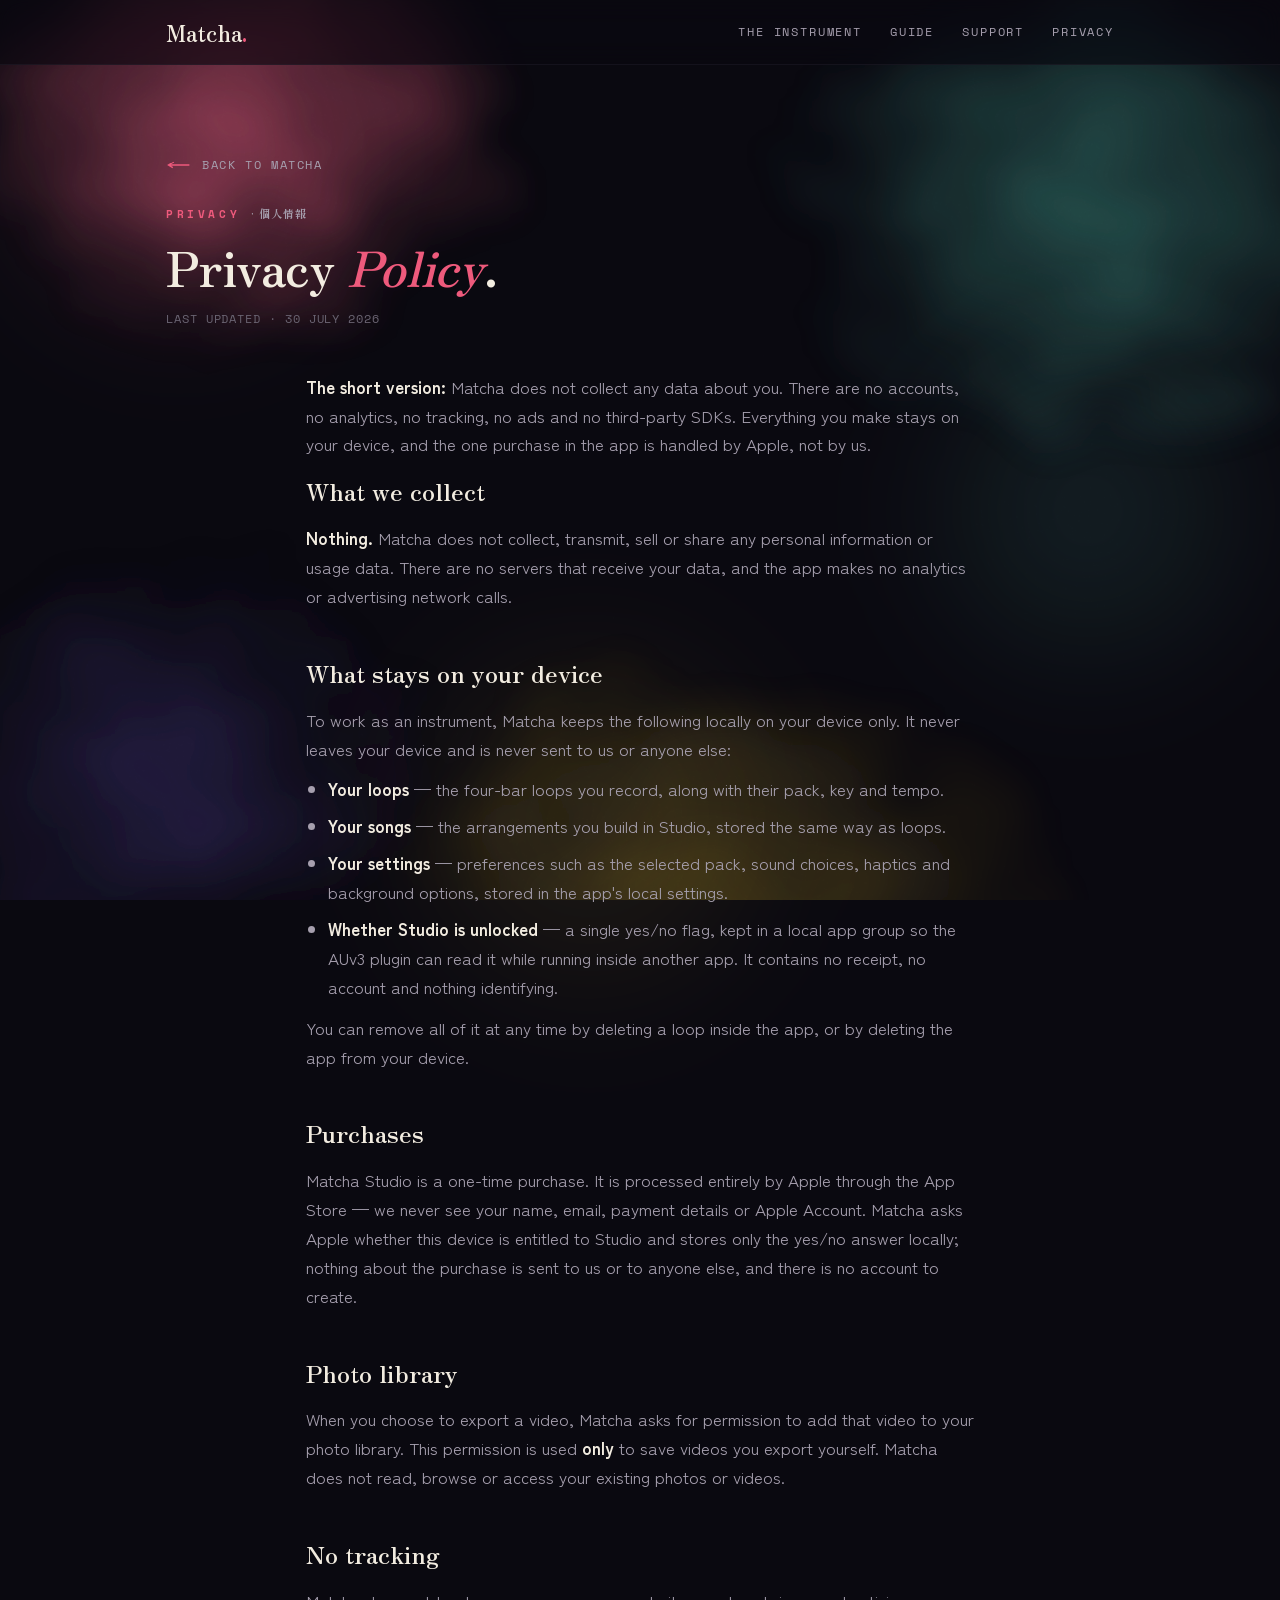
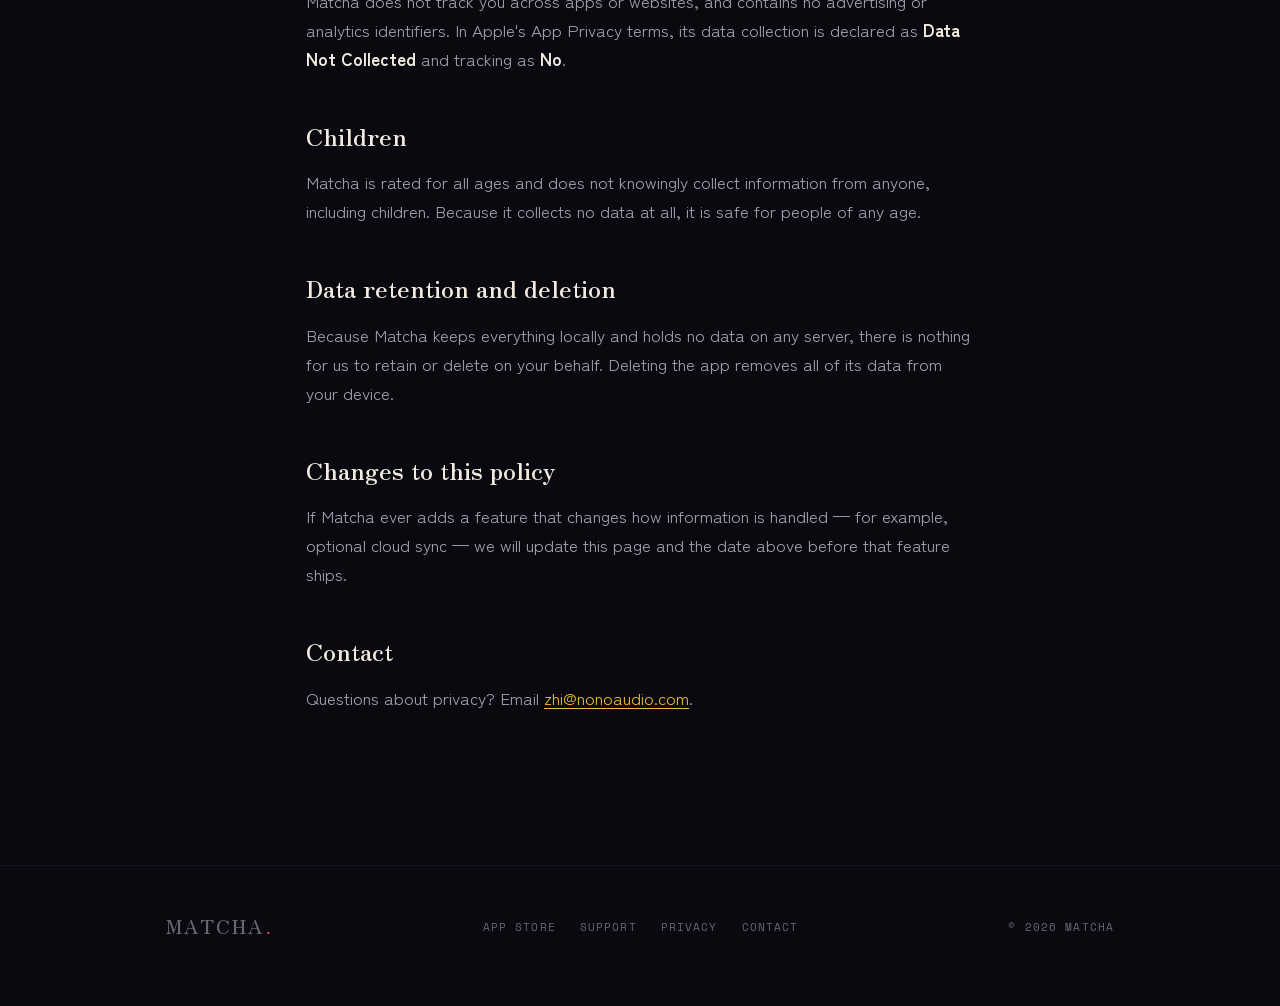
<file: privacy.html>
<!DOCTYPE html>
<html lang="en">
<head>
<meta charset="UTF-8">
<meta name="viewport" content="width=device-width, initial-scale=1">
<title>Matcha — Privacy Policy</title>
<meta name="description" content="Matcha's privacy policy. Matcha collects no data, has no tracking, and keeps everything on your device.">
<meta name="theme-color" content="#0A0910">
<meta name="apple-itunes-app" content="app-id=6786523067">
<link rel="icon" href="assets/favicon.svg" type="image/svg+xml">
<link rel="apple-touch-icon" href="assets/icon-1024.png">
<meta property="og:title" content="Matcha — Privacy Policy">
<meta property="og:description" content="Matcha collects no data, has no tracking, and keeps everything on your device.">
<meta property="og:image" content="https://nono-today.github.io/matcha/assets/og.png">
<meta property="og:url" content="https://nono-today.github.io/matcha/privacy.html">
<link rel="preconnect" href="https://fonts.googleapis.com">
<link rel="preconnect" href="https://fonts.gstatic.com" crossorigin>
<link href="https://fonts.googleapis.com/css2?family=Space+Mono:ital,wght@0,400;0,700;1,400&family=Zen+Kaku+Gothic+New:wght@400;500;700&family=Zen+Old+Mincho:wght@400;600;700;900&display=swap" rel="stylesheet">
<link rel="stylesheet" href="style.css">
</head>
<body>

<!-- ink-wash canvas -->
<svg class="ink-bg" viewBox="0 0 1200 900" preserveAspectRatio="xMidYMid slice" aria-hidden="true">
  <defs>
    <filter id="ink" x="-40%" y="-40%" width="180%" height="180%">
      <feTurbulence type="fractalNoise" baseFrequency="0.009 0.013" numOctaves="3" seed="9" result="n"/>
      <feDisplacementMap in="SourceGraphic" in2="n" scale="150" xChannelSelector="R" yChannelSelector="G"/>
      <feGaussianBlur stdDeviation="14"/>
    </filter>
    <filter id="brush" x="-20%" y="-60%" width="140%" height="220%">
      <feTurbulence type="fractalNoise" baseFrequency="0.02 0.04" numOctaves="2" seed="4" result="n"/>
      <feDisplacementMap in="SourceGraphic" in2="n" scale="3.5" xChannelSelector="R" yChannelSelector="G"/>
    </filter>
    <radialGradient id="b-coral"><stop offset="0%" stop-color="#EE5A7C" stop-opacity=".5"/><stop offset="72%" stop-color="#EE5A7C" stop-opacity="0"/></radialGradient>
    <radialGradient id="b-teal"><stop offset="0%" stop-color="#4FC2AE" stop-opacity=".38"/><stop offset="72%" stop-color="#4FC2AE" stop-opacity="0"/></radialGradient>
    <radialGradient id="b-yellow"><stop offset="0%" stop-color="#E9BE2E" stop-opacity=".24"/><stop offset="72%" stop-color="#E9BE2E" stop-opacity="0"/></radialGradient>
    <radialGradient id="b-indigo"><stop offset="0%" stop-color="#3A2E6E" stop-opacity=".5"/><stop offset="72%" stop-color="#3A2E6E" stop-opacity="0"/></radialGradient>
  </defs>
  <g filter="url(#ink)">
    <ellipse cx="230" cy="140" rx="360" ry="300" fill="url(#b-coral)"/>
    <ellipse cx="1020" cy="220" rx="380" ry="330" fill="url(#b-teal)"/>
    <ellipse cx="680" cy="880" rx="440" ry="320" fill="url(#b-yellow)"/>
    <ellipse cx="150" cy="760" rx="320" ry="300" fill="url(#b-indigo)"/>
  </g>
</svg>
<div class="bloom b1"></div><div class="bloom b2"></div><div class="bloom b3"></div>
<div class="grain"></div>

<header class="nav">
  <div class="wrap">
    <a class="brand" href="index.html">Matcha<span class="dot">.</span></a>
    <nav>
      <a class="hide-sm" href="index.html#features">The instrument</a>
      <a href="guide.html">Guide</a>
      <a href="support.html">Support</a>
      <a href="privacy.html">Privacy</a>
    </nav>
  </div>
</header>

<div class="page-head">
  <div class="wrap">
    <a class="back" href="index.html"><svg viewBox="0 0 30 8" aria-hidden="true"><path d="M27 4 H4 M9 1 L4 4 L9 7"/></svg> Back to Matcha</a>
    <span class="eyebrow">Privacy <span class="jp">· 個人情報</span></span>
    <h1 class="title" style="margin-top:14px">Privacy <em>Policy</em>.</h1>
    <p class="updated" style="margin-top:16px">Last updated · 30 July 2026</p>
  </div>
</div>

<section style="padding-top:36px">
  <div class="wrap prose">

    <p><strong>The short version:</strong> Matcha does not collect any data about you. There are no accounts, no analytics, no tracking, no ads and no third-party SDKs. Everything you make stays on your device, and the one purchase in the app is handled by Apple, not by us.</p>

    <h2>What we collect</h2>
    <p><strong>Nothing.</strong> Matcha does not collect, transmit, sell or share any personal information or usage data. There are no servers that receive your data, and the app makes no analytics or advertising network calls.</p>

    <h2>What stays on your device</h2>
    <p>To work as an instrument, Matcha keeps the following locally on your device only. It never leaves your device and is never sent to us or anyone else:</p>
    <ul>
      <li><strong>Your loops</strong> — the four-bar loops you record, along with their pack, key and tempo.</li>
      <li><strong>Your songs</strong> — the arrangements you build in Studio, stored the same way as loops.</li>
      <li><strong>Your settings</strong> — preferences such as the selected pack, sound choices, haptics and background options, stored in the app's local settings.</li>
      <li><strong>Whether Studio is unlocked</strong> — a single yes/no flag, kept in a local app group so the AUv3 plugin can read it while running inside another app. It contains no receipt, no account and nothing identifying.</li>
    </ul>
    <p>You can remove all of it at any time by deleting a loop inside the app, or by deleting the app from your device.</p>

    <h2>Purchases</h2>
    <p>Matcha Studio is a one-time purchase. It is processed entirely by Apple through the App Store — we never see your name, email, payment details or Apple Account. Matcha asks Apple whether this device is entitled to Studio and stores only the yes/no answer locally; nothing about the purchase is sent to us or to anyone else, and there is no account to create.</p>

    <h2>Photo library</h2>
    <p>When you choose to export a video, Matcha asks for permission to add that video to your photo library. This permission is used <strong>only</strong> to save videos you export yourself. Matcha does not read, browse or access your existing photos or videos.</p>

    <h2>No tracking</h2>
    <p>Matcha does not track you across apps or websites, and contains no advertising or analytics identifiers. In Apple's App Privacy terms, its data collection is declared as <strong>Data Not Collected</strong> and tracking as <strong>No</strong>.</p>

    <h2>Children</h2>
    <p>Matcha is rated for all ages and does not knowingly collect information from anyone, including children. Because it collects no data at all, it is safe for people of any age.</p>

    <h2>Data retention and deletion</h2>
    <p>Because Matcha keeps everything locally and holds no data on any server, there is nothing for us to retain or delete on your behalf. Deleting the app removes all of its data from your device.</p>

    <h2>Changes to this policy</h2>
    <p>If Matcha ever adds a feature that changes how information is handled — for example, optional cloud sync — we will update this page and the date above before that feature ships.</p>

    <h2>Contact</h2>
    <p>Questions about privacy? Email <a href="mailto:zhi@nonoaudio.com?subject=Matcha%20Privacy">zhi@nonoaudio.com</a>.</p>

  </div>
</section>

<footer class="foot">
  <div class="wrap">
    <span class="brand">Matcha<span class="dot">.</span></span>
    <nav>
      <a href="https://apps.apple.com/app/id6786523067">App Store</a>
      <a href="support.html">Support</a>
      <a href="privacy.html">Privacy</a>
      <a href="mailto:zhi@nonoaudio.com">Contact</a>
    </nav>
    <span>© 2026 Matcha</span>
  </div>
</footer>

</body>
</html>
</file>
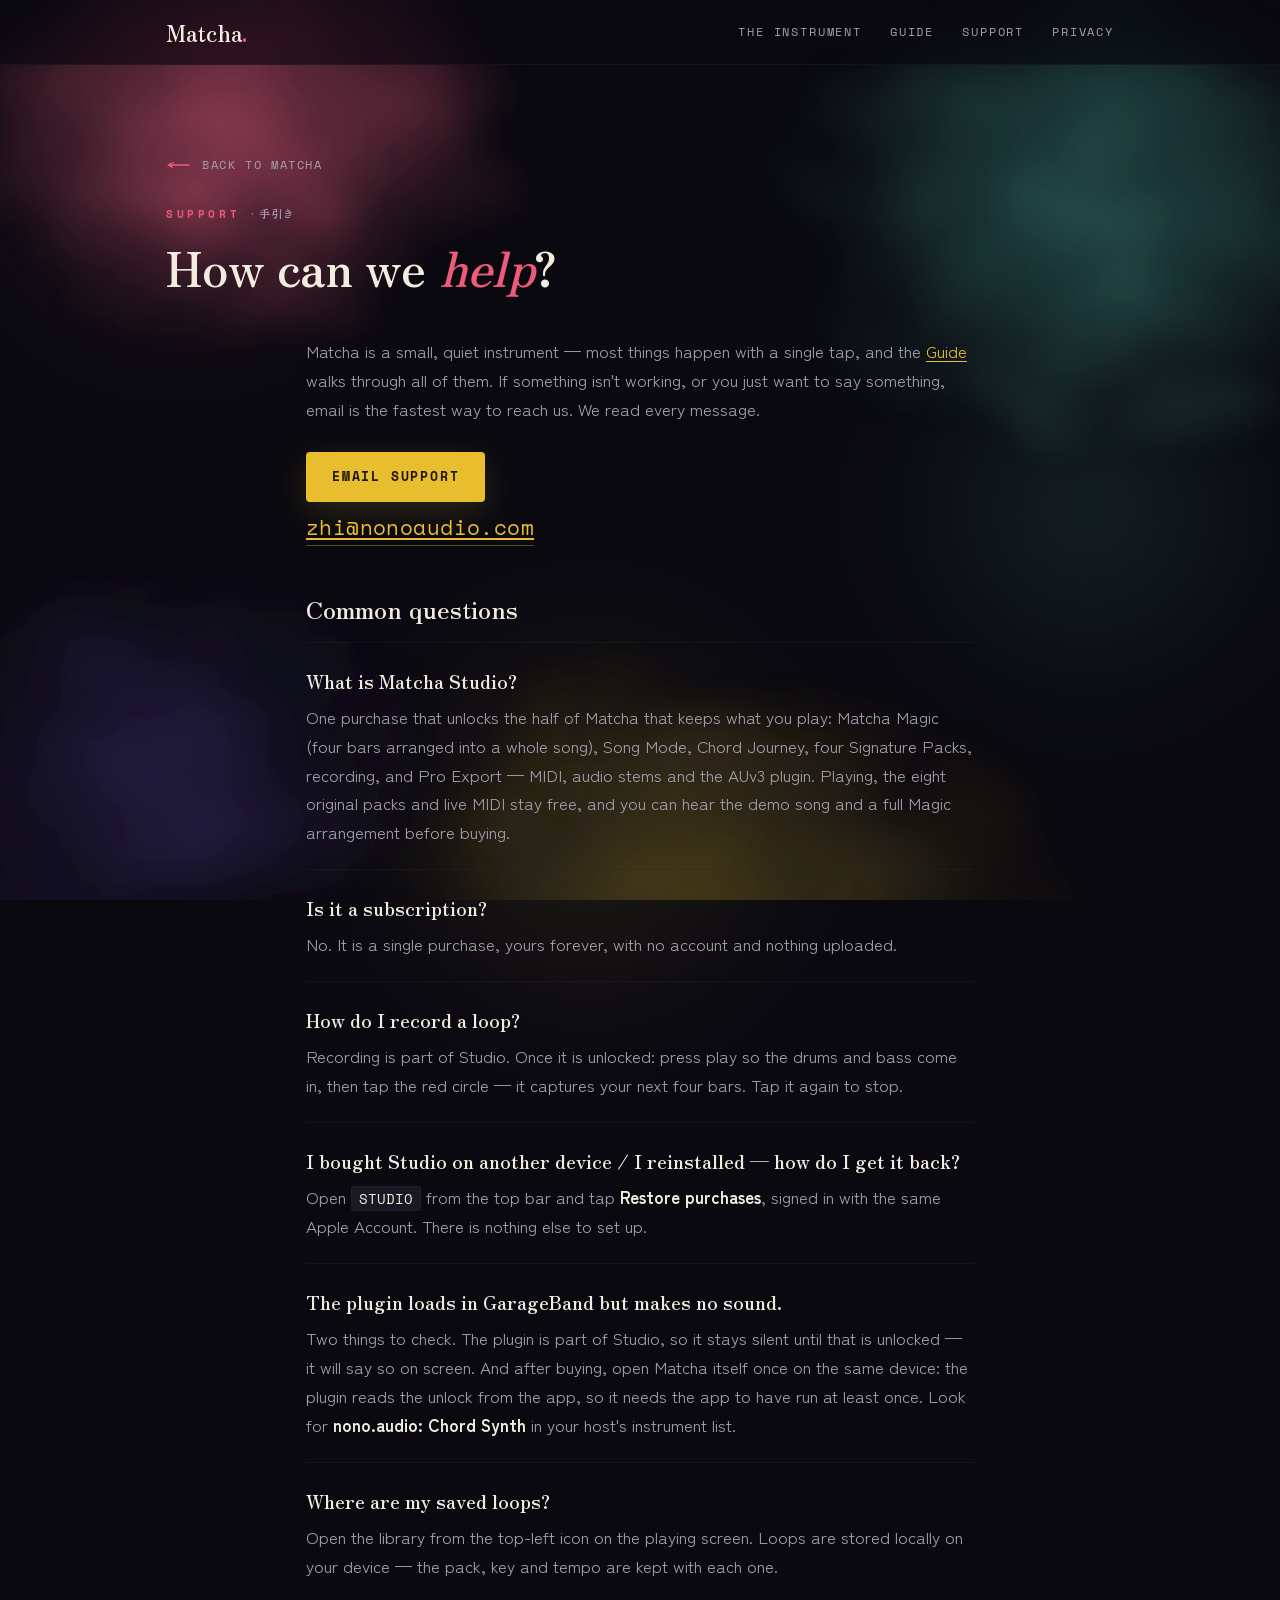
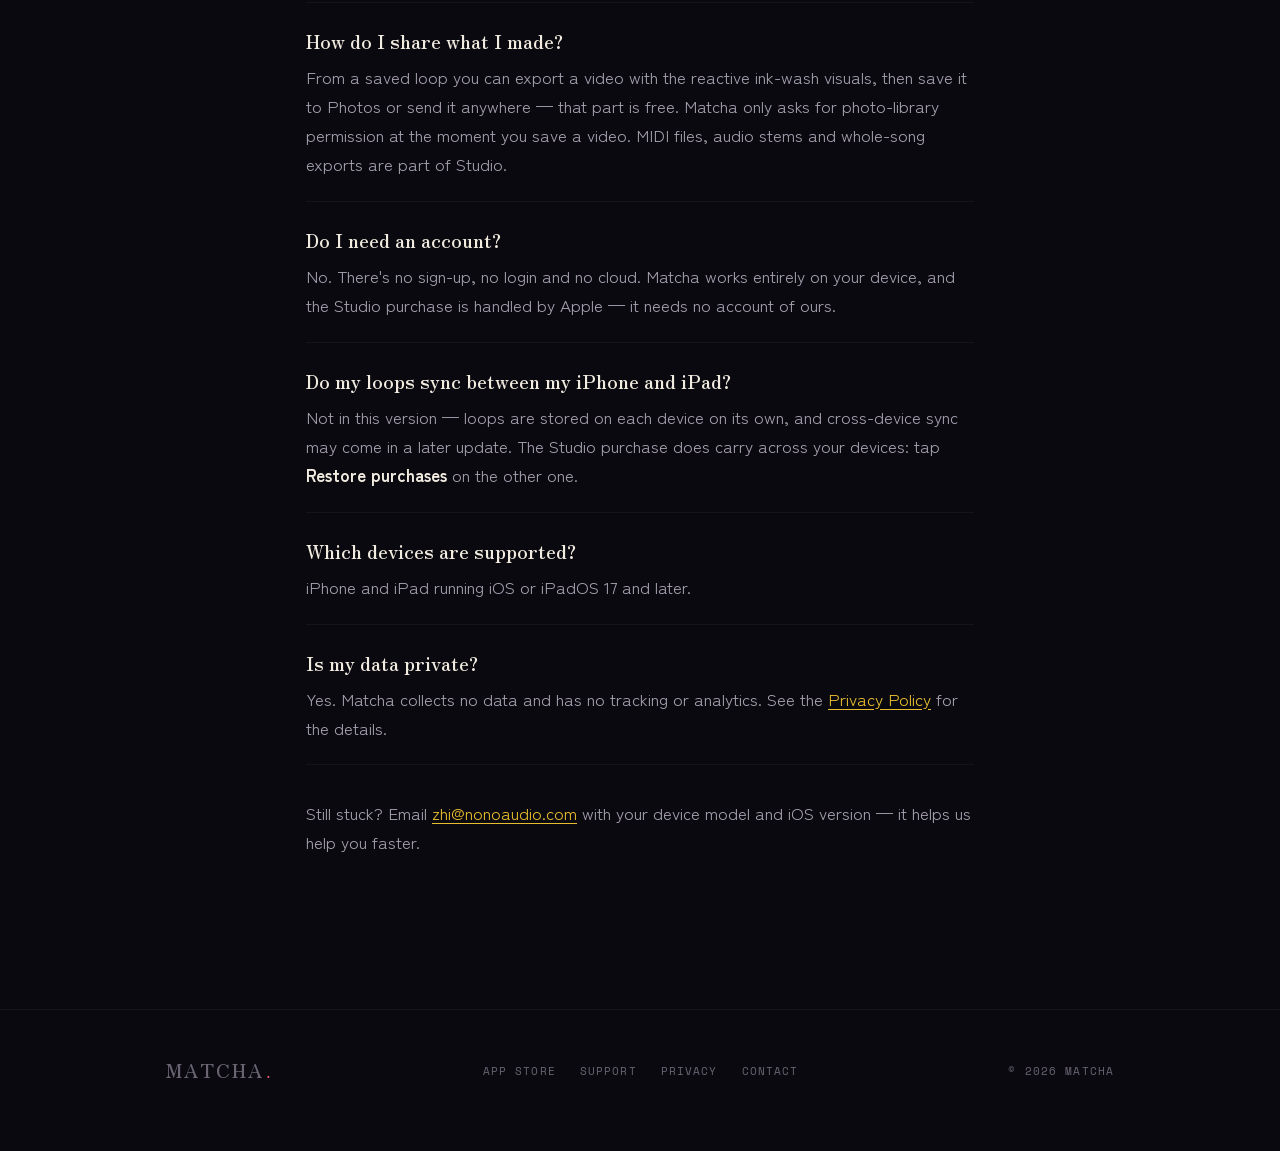
<file: support.html>
<!DOCTYPE html>
<html lang="en">
<head>
<meta charset="UTF-8">
<meta name="viewport" content="width=device-width, initial-scale=1">
<title>Matcha — Support</title>
<meta name="description" content="Support and contact for Matcha, a pocket lo-fi instrument for iPhone and iPad.">
<meta name="theme-color" content="#0A0910">
<meta name="apple-itunes-app" content="app-id=6786523067">
<link rel="icon" href="assets/favicon.svg" type="image/svg+xml">
<link rel="apple-touch-icon" href="assets/icon-1024.png">
<meta property="og:title" content="Matcha — Support">
<meta property="og:description" content="Help, FAQ and contact for the Matcha lo-fi instrument.">
<meta property="og:image" content="https://nono-today.github.io/matcha/assets/og.png">
<meta property="og:url" content="https://nono-today.github.io/matcha/support.html">
<link rel="preconnect" href="https://fonts.googleapis.com">
<link rel="preconnect" href="https://fonts.gstatic.com" crossorigin>
<link href="https://fonts.googleapis.com/css2?family=Space+Mono:ital,wght@0,400;0,700;1,400&family=Zen+Kaku+Gothic+New:wght@400;500;700&family=Zen+Old+Mincho:wght@400;600;700;900&display=swap" rel="stylesheet">
<link rel="stylesheet" href="style.css">
</head>
<body>

<!-- ink-wash canvas -->
<svg class="ink-bg" viewBox="0 0 1200 900" preserveAspectRatio="xMidYMid slice" aria-hidden="true">
  <defs>
    <filter id="ink" x="-40%" y="-40%" width="180%" height="180%">
      <feTurbulence type="fractalNoise" baseFrequency="0.009 0.013" numOctaves="3" seed="9" result="n"/>
      <feDisplacementMap in="SourceGraphic" in2="n" scale="150" xChannelSelector="R" yChannelSelector="G"/>
      <feGaussianBlur stdDeviation="14"/>
    </filter>
    <filter id="brush" x="-20%" y="-60%" width="140%" height="220%">
      <feTurbulence type="fractalNoise" baseFrequency="0.02 0.04" numOctaves="2" seed="4" result="n"/>
      <feDisplacementMap in="SourceGraphic" in2="n" scale="3.5" xChannelSelector="R" yChannelSelector="G"/>
    </filter>
    <radialGradient id="b-coral"><stop offset="0%" stop-color="#EE5A7C" stop-opacity=".5"/><stop offset="72%" stop-color="#EE5A7C" stop-opacity="0"/></radialGradient>
    <radialGradient id="b-teal"><stop offset="0%" stop-color="#4FC2AE" stop-opacity=".38"/><stop offset="72%" stop-color="#4FC2AE" stop-opacity="0"/></radialGradient>
    <radialGradient id="b-yellow"><stop offset="0%" stop-color="#E9BE2E" stop-opacity=".24"/><stop offset="72%" stop-color="#E9BE2E" stop-opacity="0"/></radialGradient>
    <radialGradient id="b-indigo"><stop offset="0%" stop-color="#3A2E6E" stop-opacity=".5"/><stop offset="72%" stop-color="#3A2E6E" stop-opacity="0"/></radialGradient>
  </defs>
  <g filter="url(#ink)">
    <ellipse cx="230" cy="140" rx="360" ry="300" fill="url(#b-coral)"/>
    <ellipse cx="1020" cy="220" rx="380" ry="330" fill="url(#b-teal)"/>
    <ellipse cx="680" cy="880" rx="440" ry="320" fill="url(#b-yellow)"/>
    <ellipse cx="150" cy="760" rx="320" ry="300" fill="url(#b-indigo)"/>
  </g>
</svg>
<div class="bloom b1"></div><div class="bloom b2"></div><div class="bloom b3"></div>
<div class="grain"></div>

<header class="nav">
  <div class="wrap">
    <a class="brand" href="index.html">Matcha<span class="dot">.</span></a>
    <nav>
      <a class="hide-sm" href="index.html#features">The instrument</a>
      <a href="guide.html">Guide</a>
      <a href="support.html">Support</a>
      <a href="privacy.html">Privacy</a>
    </nav>
  </div>
</header>

<div class="page-head">
  <div class="wrap">
    <a class="back" href="index.html"><svg viewBox="0 0 30 8" aria-hidden="true"><path d="M27 4 H4 M9 1 L4 4 L9 7"/></svg> Back to Matcha</a>
    <span class="eyebrow">Support <span class="jp">· 手引き</span></span>
    <h1 class="title" style="margin-top:14px">How can we <em>help</em>?</h1>
  </div>
</div>

<section style="padding-top:36px">
  <div class="wrap prose">

    <p>Matcha is a small, quiet instrument — most things happen with a single tap, and the <a href="guide.html">Guide</a> walks through all of them. If something isn't working, or you just want to say something, email is the fastest way to reach us. We read every message.</p>

    <div style="margin:28px 0 8px">
      <a class="btn btn-primary" href="mailto:zhi@nonoaudio.com?subject=Matcha%20Support">Email support</a>
    </div>
    <p><a href="mailto:zhi@nonoaudio.com?subject=Matcha%20Support" class="mail">zhi@nonoaudio.com</a></p>

    <h2 style="margin-top:44px">Common questions</h2>

    <div class="qa">
      <div class="q">What is Matcha Studio?</div>
      <div class="a">One purchase that unlocks the half of Matcha that keeps what you play: Matcha Magic (four bars arranged into a whole song), Song Mode, Chord Journey, four Signature Packs, recording, and Pro Export — MIDI, audio stems and the AUv3 plugin. Playing, the eight original packs and live MIDI stay free, and you can hear the demo song and a full Magic arrangement before buying.</div>
    </div>
    <div class="qa">
      <div class="q">Is it a subscription?</div>
      <div class="a">No. It is a single purchase, yours forever, with no account and nothing uploaded.</div>
    </div>
    <div class="qa">
      <div class="q">How do I record a loop?</div>
      <div class="a">Recording is part of Studio. Once it is unlocked: press play so the drums and bass come in, then tap the red circle — it captures your next four bars. Tap it again to stop.</div>
    </div>
    <div class="qa">
      <div class="q">I bought Studio on another device / I reinstalled — how do I get it back?</div>
      <div class="a">Open <span class="tag">STUDIO</span> from the top bar and tap <strong>Restore purchases</strong>, signed in with the same Apple Account. There is nothing else to set up.</div>
    </div>
    <div class="qa">
      <div class="q">The plugin loads in GarageBand but makes no sound.</div>
      <div class="a">Two things to check. The plugin is part of Studio, so it stays silent until that is unlocked — it will say so on screen. And after buying, open Matcha itself once on the same device: the plugin reads the unlock from the app, so it needs the app to have run at least once. Look for <strong>nono.audio: Chord Synth</strong> in your host's instrument list.</div>
    </div>
    <div class="qa">
      <div class="q">Where are my saved loops?</div>
      <div class="a">Open the library from the top-left icon on the playing screen. Loops are stored locally on your device — the pack, key and tempo are kept with each one.</div>
    </div>
    <div class="qa">
      <div class="q">How do I share what I made?</div>
      <div class="a">From a saved loop you can export a video with the reactive ink-wash visuals, then save it to Photos or send it anywhere — that part is free. Matcha only asks for photo-library permission at the moment you save a video. MIDI files, audio stems and whole-song exports are part of Studio.</div>
    </div>
    <div class="qa">
      <div class="q">Do I need an account?</div>
      <div class="a">No. There's no sign-up, no login and no cloud. Matcha works entirely on your device, and the Studio purchase is handled by Apple — it needs no account of ours.</div>
    </div>
    <div class="qa">
      <div class="q">Do my loops sync between my iPhone and iPad?</div>
      <div class="a">Not in this version — loops are stored on each device on its own, and cross-device sync may come in a later update. The Studio purchase does carry across your devices: tap <strong>Restore purchases</strong> on the other one.</div>
    </div>
    <div class="qa">
      <div class="q">Which devices are supported?</div>
      <div class="a">iPhone and iPad running iOS or iPadOS 17 and later.</div>
    </div>
    <div class="qa">
      <div class="q">Is my data private?</div>
      <div class="a">Yes. Matcha collects no data and has no tracking or analytics. See the <a href="privacy.html">Privacy Policy</a> for the details.</div>
    </div>

    <p style="margin-top:34px">Still stuck? Email <a href="mailto:zhi@nonoaudio.com?subject=Matcha%20Support">zhi@nonoaudio.com</a> with your device model and iOS version — it helps us help you faster.</p>

  </div>
</section>

<footer class="foot">
  <div class="wrap">
    <span class="brand">Matcha<span class="dot">.</span></span>
    <nav>
      <a href="https://apps.apple.com/app/id6786523067">App Store</a>
      <a href="support.html">Support</a>
      <a href="privacy.html">Privacy</a>
      <a href="mailto:zhi@nonoaudio.com">Contact</a>
    </nav>
    <span>© 2026 Matcha</span>
  </div>
</footer>

</body>
</html>
</file>
<file: style.css>
/* Matcha — site. Ink-wash (sumi-e) direction, mirroring the app's reactive
   Chinese-ink visual: dark canvas, colour blooming through with ragged, bled
   edges, paper grain, brush strokes and a vermilion seal. */

:root {
  --bg:        #0A0910;
  --bg-2:      #0E0C15;
  --surface:   #14121C;
  --surface-2: #1B1826;
  --border:    #29253360;
  --ink:       #F2ECE0;   /* warm rice-paper white */
  --ink-dim:   #A69FAE;
  --ink-faint: #6A6472;
  --coral:     #EE5A7C;
  --yellow:    #E9BE2E;
  --teal:      #4FC2AE;
  --seal:      #B23A2E;   /* 朱 vermilion */

  --font-display: 'Zen Old Mincho', Georgia, serif;
  --font-body:    'Zen Kaku Gothic New', system-ui, -apple-system, sans-serif;
  --font-mono:    'Space Mono', ui-monospace, 'SF Mono', monospace;

  --maxw: 1000px;
}

* { box-sizing: border-box; margin: 0; padding: 0; }
html { scroll-behavior: smooth; -webkit-text-size-adjust: 100%; }

body {
  font-family: var(--font-body);
  background: var(--bg);
  color: var(--ink);
  line-height: 1.7;
  font-size: 17px;
  overflow-x: hidden;
  position: relative;
}
a { color: inherit; text-decoration: none; }
.wrap { max-width: var(--maxw); margin: 0 auto; padding: 0 26px; }

/* ---- Ink-wash canvas + paper --------------------------------------- */

.ink-bg {
  position: fixed; inset: 0; width: 100%; height: 100%;
  z-index: -3; pointer-events: none;
}
/* Cheap, subtle "reactive" breath — soft blooms that drift like the app's ink. */
.bloom {
  position: fixed; z-index: -2; pointer-events: none; border-radius: 50%;
  filter: blur(50px); mix-blend-mode: screen;
  animation: breathe 24s ease-in-out infinite;
}
.bloom.b1 { width: 48vw; height: 48vw; left: -10vw; top: -12vw;
  background: radial-gradient(closest-side, rgba(238,90,124,0.18), transparent 70%); }
.bloom.b2 { width: 46vw; height: 46vw; right: -8vw; top: 24vh;
  background: radial-gradient(closest-side, rgba(79,194,174,0.14), transparent 70%);
  animation-duration: 31s; animation-delay: -9s; }
.bloom.b3 { width: 52vw; height: 52vw; left: 20vw; bottom: -20vw;
  background: radial-gradient(closest-side, rgba(233,190,46,0.10), transparent 70%);
  animation-duration: 37s; animation-delay: -4s; }
@keyframes breathe {
  0%,100% { opacity: .55; transform: scale(1) translate(0,0); }
  50%     { opacity: .95; transform: scale(1.1) translate(1.5%, -1.5%); }
}
.grain {
  position: fixed; inset: 0; z-index: -1; pointer-events: none;
  background-image: url("assets/grain.png");
  background-size: 300px 300px;
  opacity: .05; mix-blend-mode: soft-light;
}
@media (prefers-reduced-motion: reduce) { .bloom { animation: none; } }

/* ---- Brand marks ---------------------------------------------------- */

.wordmark { font-family: var(--font-display); font-weight: 700; letter-spacing: -0.01em; line-height: 1; }
.wordmark .dot { color: var(--coral); }

/* Tricolor rule — painted, with a soft bled edge. */
.rule {
  height: 5px; width: 176px; border-radius: 3px;
  background: linear-gradient(90deg, var(--coral) 0 33.33%, var(--yellow) 33.33% 66.66%, var(--teal) 66.66% 100%);
  filter: url(#brush);
}

.eyebrow {
  font-family: var(--font-mono); text-transform: uppercase;
  letter-spacing: 0.32em; font-size: 0.7rem; font-weight: 700; color: var(--coral);
}
.eyebrow .jp { font-family: var(--font-display); letter-spacing: 0.1em; color: var(--ink-dim); }

.title {
  font-family: var(--font-display); font-weight: 700;
  font-size: clamp(1.95rem, 4.6vw, 3.05rem); line-height: 1.1; letter-spacing: -0.015em;
}
.title em { font-style: italic; color: var(--coral); }

/* Vermilion seal / chop (落款) */
.seal { width: 76px; height: 76px; display: inline-block; filter: url(#brush); }
.seal rect { fill: var(--seal); }
.seal text { fill: #F4ECE0; font-family: var(--font-display); font-weight: 700; }

/* Brush-stroke divider */
.brush { display: block; width: 100%; height: 26px; color: var(--border); }
.brush path { fill: none; stroke: currentColor; stroke-width: 2; filter: url(#brush); }

/* ---- Nav ------------------------------------------------------------ */

header.nav {
  position: sticky; top: 0; z-index: 20;
  backdrop-filter: saturate(130%) blur(12px);
  background: rgba(10,9,16,0.66); border-bottom: 1px solid var(--border);
}
.nav .wrap { display: flex; align-items: center; justify-content: space-between; height: 64px; }
.nav .brand { font-family: var(--font-display); font-weight: 700; font-size: 1.4rem; }
.nav .brand .dot { color: var(--coral); }
.nav nav { display: flex; gap: 28px; align-items: center; }
.nav nav a {
  font-family: var(--font-mono); font-size: 0.72rem; letter-spacing: 0.16em;
  text-transform: uppercase; color: var(--ink-dim); transition: color .2s;
}
.nav nav a:hover { color: var(--ink); }
@media (max-width: 620px) { .nav nav a.hide-sm { display: none; } }

/* ---- Buttons -------------------------------------------------------- */

.btn {
  display: inline-flex; align-items: center; gap: 10px;
  font-family: var(--font-mono); font-weight: 700; font-size: 0.8rem;
  letter-spacing: 0.14em; text-transform: uppercase;
  padding: 14px 26px; border-radius: 4px; cursor: pointer;
  transition: transform .15s ease, box-shadow .2s ease, border-color .2s, color .2s;
}
.btn-primary { background: var(--yellow); color: #1C1600; box-shadow: 0 10px 34px rgba(233,190,46,0.16); }
.btn-primary:hover { transform: translateY(-2px); box-shadow: 0 14px 42px rgba(233,190,46,0.26); }
.btn-ghost { border: 1px solid var(--border); color: var(--ink); }
.btn-ghost:hover { border-color: var(--coral); color: var(--coral); transform: translateY(-2px); }

/* ---- Hero ----------------------------------------------------------- */

.hero { padding: clamp(64px, 11vw, 128px) 0 46px; position: relative; }
.hero .wrap { display: grid; grid-template-columns: 1.08fr 0.92fr; gap: 50px; align-items: center; }
@media (max-width: 840px) { .hero .wrap { grid-template-columns: 1fr; gap: 46px; } }

.hero .lede { position: relative; }
.hero .eyebrow { display: block; margin-bottom: 20px; }
.hero .titlewrap { display: flex; align-items: flex-start; gap: 22px; }
.hero h1 { font-family: var(--font-display); font-weight: 900; font-size: clamp(3.6rem, 12vw, 6rem); line-height: 0.9; letter-spacing: -0.02em; }
.hero h1 .dot { color: var(--coral); }
.hero .seal { margin-top: 10px; flex: none; }
.hero .rule { margin: 24px 0 22px; }
.hero .tagline { font-family: var(--font-display); font-style: italic; font-size: clamp(1.3rem, 3vw, 1.65rem); }
.hero .tagline b { color: var(--coral); font-style: normal; font-weight: 700; }
.hero .sub { color: var(--ink-dim); margin: 18px 0 32px; max-width: 40ch; }
.hero .cta-row { display: flex; gap: 16px; flex-wrap: wrap; align-items: center; }
.hero .store-note { font-family: var(--font-mono); font-size: 0.68rem; letter-spacing: 0.12em; color: var(--ink-faint); text-transform: uppercase; }

/* vertical kana rail */
.vrail {
  position: absolute; top: 4px; right: -6px;
  writing-mode: vertical-rl; font-family: var(--font-display);
  font-size: 0.82rem; letter-spacing: 0.5em; color: var(--ink-faint);
}
@media (max-width: 1120px) { .vrail { display: none; } }

/* Phone — framed like a quiet object, ink glow behind */
.device {
  justify-self: center; position: relative;
  width: min(300px, 78vw); border-radius: 44px; padding: 9px;
  background: linear-gradient(160deg, #221E2C, #0E0C15);
  border: 1px solid var(--border);
  box-shadow: 0 44px 100px rgba(0,0,0,0.6);
}
.device::before {
  content: ""; position: absolute; inset: -14%; z-index: -1; border-radius: 50%;
  background: radial-gradient(closest-side, rgba(238,90,124,0.22), transparent 72%);
  filter: blur(12px);
}
.device img { width: 100%; display: block; border-radius: 37px; }

/* value chips */
.chips { display: flex; flex-wrap: wrap; gap: 10px; margin-top: 32px; }
.chip {
  font-family: var(--font-mono); font-size: 0.7rem; letter-spacing: 0.1em;
  text-transform: uppercase; color: var(--ink-dim);
  border: 1px solid var(--border); border-radius: 3px; padding: 8px 14px;
}
.chip b { color: var(--teal); font-weight: 700; }

/* ---- Manifesto strip ------------------------------------------------ */

.manifesto { padding: clamp(20px,5vw,44px) 0; }
.manifesto .wrap { max-width: 760px; }
.manifesto p {
  font-family: var(--font-display); font-size: clamp(1.25rem, 2.8vw, 1.7rem);
  line-height: 1.6; color: var(--ink);
}
.manifesto .dim { color: var(--ink-faint); }

/* ---- Sections ------------------------------------------------------- */

section { padding: clamp(56px, 9vw, 100px) 0; }
.section-head { max-width: 660px; margin-bottom: 46px; }
.section-head .eyebrow { display: block; margin-bottom: 18px; }
.section-head p { color: var(--ink-dim); margin-top: 14px; }

/* ---- Features: editorial numbered rows (no icons) ------------------- */

.feature {
  display: grid; grid-template-columns: 132px 1fr; gap: 34px;
  align-items: baseline; padding: 34px 0;
}
.feature + .feature { border-top: 1px solid var(--border); }
.feature .num {
  font-family: var(--font-display); font-weight: 700; font-size: 4.4rem;
  line-height: 0.8; color: var(--ink); filter: url(#brush); user-select: none;
}
/* section-head is the first child, so features are nth-child 2–5 */
.feature:nth-child(2) .num { color: var(--coral); }
.feature:nth-child(3) .num { color: var(--yellow); }
.feature:nth-child(4) .num { color: var(--teal); }
.feature:nth-child(5) .num { color: var(--coral); }
.feature .en { display: block; font-family: var(--font-mono); font-size: 0.64rem; letter-spacing: 0.24em; text-transform: uppercase; color: var(--ink-faint); margin-top: 12px; }
.feature h3 { font-family: var(--font-display); font-weight: 700; font-size: 1.5rem; margin-bottom: 8px; }
.feature p { color: var(--ink-dim); max-width: 54ch; }
@media (max-width: 640px) {
  .feature { grid-template-columns: 1fr; gap: 8px; }
  .feature .num { font-size: 3.2rem; }
}

/* ---- Packs ---------------------------------------------------------- */

.packs { display: grid; grid-template-columns: repeat(auto-fit, minmax(158px, 1fr)); gap: 12px; }
.pack {
  border-radius: 6px; padding: 18px 16px; min-height: 118px;
  display: flex; flex-direction: column; justify-content: flex-end;
  position: relative; overflow: hidden; isolation: isolate;
}
.pack::after { /* ink grain over each tile so they read painted, not glossy */
  content: ""; position: absolute; inset: 0; z-index: -1;
  background-image: url("assets/grain.png"); background-size: 200px;
  opacity: .12; mix-blend-mode: overlay;
}
.pack .jp { font-family: var(--font-display); font-size: 0.86rem; color: rgba(255,255,255,0.82); }
.pack .en { font-family: var(--font-display); font-weight: 700; font-size: 1.08rem; color: #fff; }
.pack .meta { font-family: var(--font-mono); font-size: 0.62rem; letter-spacing: 0.1em; color: rgba(255,255,255,0.6); margin-top: 5px; }

/* ---- Split ---------------------------------------------------------- */

.split { display: grid; grid-template-columns: 1fr 1fr; gap: 54px; align-items: center; }
.split.rev .device { order: 2; }
@media (max-width: 840px) { .split { grid-template-columns: 1fr; gap: 38px; } .split.rev .device { order: 0; } }
.split .device { width: min(272px, 70vw); }
.split ul { list-style: none; margin-top: 22px; display: grid; gap: 13px; }
.split li { display: flex; gap: 14px; color: var(--ink-dim); }
.split li::before { content: ""; flex: none; width: 9px; height: 9px; margin-top: 9px; border-radius: 50% 50% 50% 0; background: var(--coral); filter: url(#brush); }

/* ---- Contact -------------------------------------------------------- */

.contact { text-align: center; }
.contact .seal { margin: 0 auto 20px; display: block; }
.contact .title { margin-bottom: 14px; }
.contact p { color: var(--ink-dim); max-width: 44ch; margin: 0 auto 24px; }
.mail {
  font-family: var(--font-mono); font-size: clamp(1rem, 3.4vw, 1.3rem);
  color: var(--yellow); letter-spacing: 0.02em; word-break: break-all;
  border-bottom: 1px solid rgba(233,190,46,0.35); padding-bottom: 2px;
}
.mail:hover { border-color: var(--yellow); }

/* ---- Prose (privacy / support) ------------------------------------- */

.prose { max-width: 720px; }
.prose h2 { font-family: var(--font-display); font-weight: 700; font-size: 1.5rem; margin: 42px 0 12px; }
.prose h2:first-of-type { margin-top: 8px; }
.prose h3 { font-family: var(--font-body); font-weight: 700; font-size: 1.05rem; margin: 24px 0 6px; color: var(--ink); }
.prose p, .prose li { color: var(--ink-dim); margin-bottom: 12px; }
.prose ul { padding-left: 22px; margin-bottom: 12px; }
.prose li { margin-bottom: 8px; }
.prose strong { color: var(--ink); font-weight: 700; }
.prose a:not(.btn) { color: var(--yellow); text-decoration: underline; text-underline-offset: 3px; }
.updated { font-family: var(--font-mono); font-size: 0.72rem; letter-spacing: 0.08em; color: var(--ink-faint); text-transform: uppercase; }

.qa { border-top: 1px solid var(--border); padding: 22px 0; }
.qa:last-of-type { border-bottom: 1px solid var(--border); }
.qa .q { font-family: var(--font-display); font-weight: 700; font-size: 1.18rem; margin-bottom: 6px; }
.qa .a { color: var(--ink-dim); }

/* ---- Footer --------------------------------------------------------- */

footer.foot { border-top: 1px solid var(--border); padding: 44px 0 64px; margin-top: 40px; }
footer.foot .wrap { display: flex; flex-wrap: wrap; gap: 18px 30px; align-items: center; justify-content: space-between; }
footer.foot .brand { font-family: var(--font-display); font-weight: 700; font-size: 1.2rem; }
footer.foot .brand .dot { color: var(--coral); }
footer.foot nav { display: flex; gap: 24px; flex-wrap: wrap; }
footer.foot a, footer.foot span {
  font-family: var(--font-mono); font-size: 0.7rem; letter-spacing: 0.1em; text-transform: uppercase; color: var(--ink-faint);
}
footer.foot a:hover { color: var(--ink); }

/* Back link — small brush arrow, no glyphs */
.back { display: flex; width: fit-content; align-items: center; gap: 10px;
  font-family: var(--font-mono); font-size: 0.72rem; letter-spacing: 0.14em;
  text-transform: uppercase; color: var(--ink-dim); margin-bottom: 22px; }
.back svg { width: 26px; height: 8px; color: var(--coral); }
.back svg path { fill: none; stroke: currentColor; stroke-width: 1.6; filter: url(#brush); }
.back:hover { color: var(--ink); }

.page-head { padding: clamp(52px, 8vw, 90px) 0 8px; }

/* ---- Guide / manual ------------------------------------------------- */

.lead { max-width: 60ch; color: var(--ink-dim); font-size: 1.06rem; margin-top: 14px; }

.toc { display: flex; flex-wrap: wrap; gap: 9px; margin-top: 30px; max-width: 760px; }
.toc a {
  font-family: var(--font-mono); font-size: 0.7rem; letter-spacing: 0.1em; text-transform: uppercase;
  color: var(--ink-dim); border: 1px solid var(--border); border-radius: 3px; padding: 7px 12px;
  transition: border-color .2s, color .2s;
}
.toc a:hover { border-color: var(--coral); color: var(--ink); }
.toc a b { color: var(--ink-faint); margin-right: 7px; font-weight: 400; }

.guide-sec { display: grid; grid-template-columns: 132px 1fr; gap: 34px; padding: 46px 0; align-items: start; scroll-margin-top: 84px; }
.guide-sec + .guide-sec { border-top: 1px solid var(--border); }
.guide-sec .num { font-family: var(--font-display); font-weight: 700; font-size: 4.4rem; line-height: 0.8; color: var(--ink); filter: url(#brush); user-select: none; }
.guide-sec .num .en { display: block; font-family: var(--font-mono); font-size: 0.62rem; letter-spacing: 0.22em; text-transform: uppercase; color: var(--ink-faint); margin-top: 12px; }
.num.c-coral { color: var(--coral); } .num.c-yellow { color: var(--yellow); } .num.c-teal { color: var(--teal); }
.guide-sec .body { min-width: 0; }
.guide-sec h2 { font-family: var(--font-display); font-weight: 700; font-size: 1.6rem; margin-bottom: 12px; }
.ky { font-family: var(--font-display); font-weight: 400; font-size: 0.66em; color: var(--ink-faint); margin-left: 0.5em; letter-spacing: 0.12em; }
.guide-sec p { color: var(--ink-dim); margin-bottom: 14px; max-width: 60ch; }
.guide-sec strong { color: var(--ink); font-weight: 700; }
@media (max-width: 640px) { .guide-sec { grid-template-columns: 1fr; gap: 12px; } .guide-sec .num { font-size: 3.2rem; } }

/* ordered steps with painted index */
.steps { list-style: none; counter-reset: s; display: grid; gap: 14px; margin: 4px 0 16px; max-width: 60ch; }
.steps li { counter-increment: s; display: grid; grid-template-columns: 30px 1fr; gap: 14px; color: var(--ink-dim); }
.steps li::before {
  content: counter(s); font-family: var(--font-display); font-weight: 700; color: var(--coral);
  font-size: 1.15rem; line-height: 1.4; filter: url(#brush);
}

/* plain tick list */
.ticks { list-style: none; display: grid; gap: 12px; margin: 4px 0 16px; max-width: 60ch; }
.ticks li { position: relative; padding-left: 22px; color: var(--ink-dim); }
.ticks li::before { content: ""; position: absolute; left: 0; top: 10px; width: 8px; height: 8px; border-radius: 50% 50% 50% 0; background: var(--teal); filter: url(#brush); }
.ticks b { color: var(--ink); font-weight: 700; }

/* inline UI label chip, e.g. tap [min] then [m7] */
.tag {
  font-family: var(--font-mono); font-size: 0.82em; background: var(--surface-2);
  border: 1px solid var(--border); border-radius: 3px; padding: 1px 7px; color: var(--ink); white-space: nowrap;
}

/* note callout */
.note {
  background: var(--surface); border: 1px solid var(--border); border-left: 3px solid var(--coral);
  border-radius: 0 7px 7px 0; padding: 16px 20px; margin: 18px 0; max-width: 62ch;
}
.note .k { font-family: var(--font-mono); font-size: 0.64rem; letter-spacing: 0.2em; text-transform: uppercase; color: var(--coral); display: block; margin-bottom: 6px; }
.note p { margin: 0; color: var(--ink-dim); }

/* inline screenshot figure */
.figure { margin: 22px 0 6px; }
.figure .device { width: min(248px, 62vw); margin: 0; }
.figure figcaption { font-family: var(--font-mono); font-size: 0.66rem; letter-spacing: 0.06em; color: var(--ink-faint); margin-top: 12px; text-transform: uppercase; }
</file>
